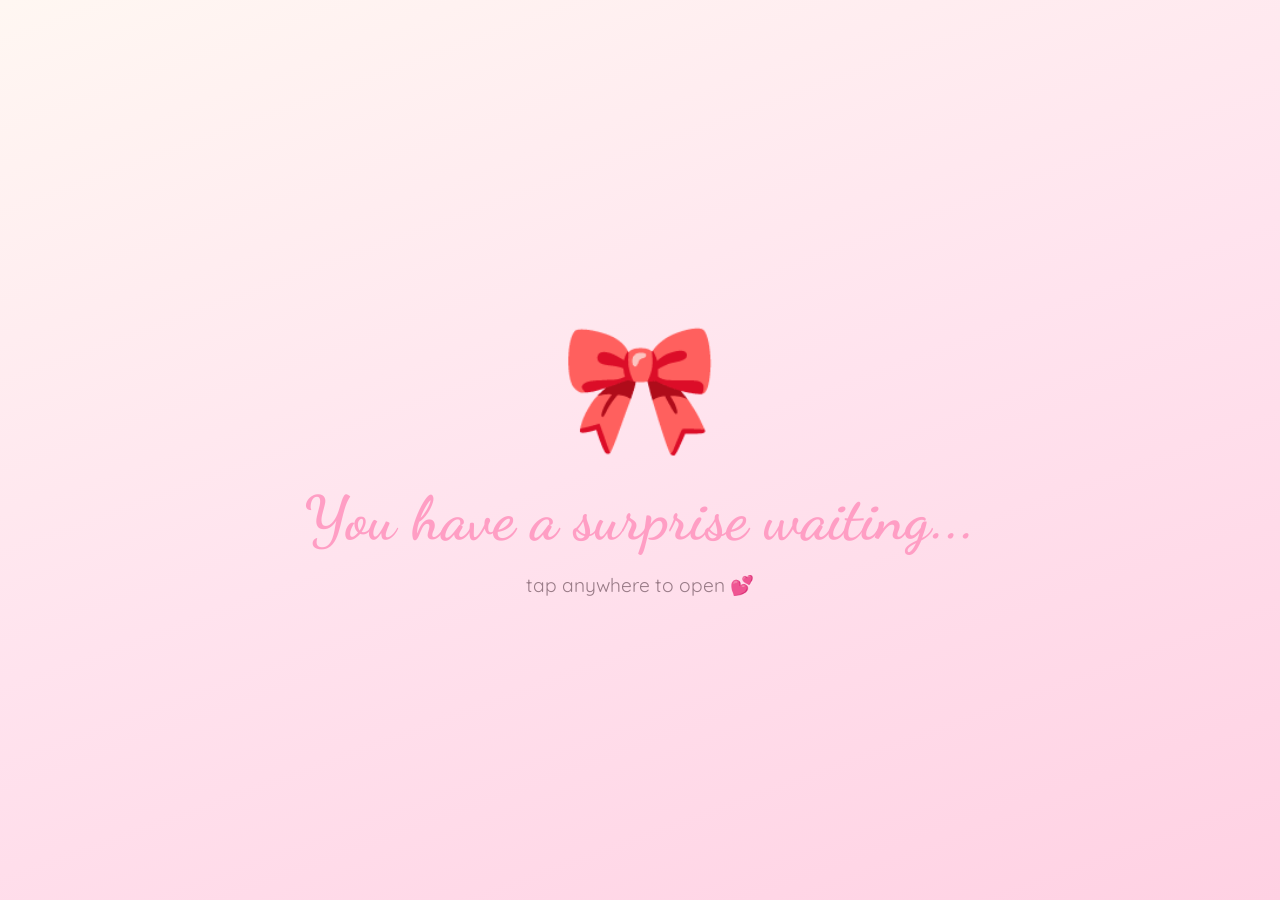
<file: Anu bday sadhu/index.html>
<!DOCTYPE html>
<html lang="en">
<head>
  <meta charset="UTF-8" />
  <meta name="viewport" content="width=device-width, initial-scale=1.0" />
  <title>Happy Birthday sadhuuu 🎀</title>
  <link rel="preconnect" href="https://fonts.googleapis.com" />
  <link rel="preconnect" href="https://fonts.gstatic.com" crossorigin />
  <link href="https://fonts.googleapis.com/css2?family=Dancing+Script:wght@500;700&family=Quicksand:wght@400;500;600;700&display=swap" rel="stylesheet" />
  <style>
    * { margin: 0; padding: 0; box-sizing: border-box; }
    html, body { height: 100%; overflow: hidden; }
    body {
      font-family: 'Quicksand', sans-serif;
      background: linear-gradient(160deg, #fff7f2, #ffe3ee 55%, #ffd1e3);
    }

    /* Splash screen */
    #splash {
      position: fixed; inset: 0; z-index: 9999;
      display: flex; flex-direction: column;
      align-items: center; justify-content: center; gap: 18px;
      background: linear-gradient(160deg, #fff7f2, #ffe3ee 50%, #ffd1e3);
      cursor: pointer; text-align: center; padding: 30px;
      transition: opacity 0.6s ease, visibility 0.6s ease;
    }
    #splash.hidden { opacity: 0; visibility: hidden; pointer-events: none; }
    #splash span.bow { font-size: clamp(4rem, 14vw, 8rem); }
    #splash h1 {
      font-family: 'Dancing Script', cursive;
      font-size: clamp(2rem, 6vw, 3.8rem);
      color: #ff9ec4;
    }
    #splash p { font-size: 1.2rem; color: #9a7c88; }

    /* The iframe that holds each page */
    #site-frame {
      width: 100%; height: 100%;
      border: none; display: block;
    }
  </style>
</head>
<body>

  <!-- SPLASH — one tap unlocks audio + reveals the site -->
  <div id="splash">
    <span class="bow">🎀</span>
    <h1>You have a surprise waiting...</h1>
    <p>tap anywhere to open 💕</p>
  </div>

  <style>
    @keyframes splashFloat {
      0%, 100% { transform: translateY(0) rotate(0deg); }
      50% { transform: translateY(-12px) rotate(3deg); }
    }
  </style>

  <!-- Audio lives HERE so it never gets interrupted by navigation -->
  <audio id="bg-music" loop preload="auto" src="audio/song.mp3"></audio>

  <!-- All pages load inside this frame -->
  <iframe id="site-frame" src="home.html"></iframe>

  <script>
    const splash = document.getElementById('splash');
    const audio = document.getElementById('bg-music');
    const frame = document.getElementById('site-frame');

    // On tap: start music + hide splash
    splash.addEventListener('click', () => {
      audio.play();
      splash.classList.add('hidden');
      setTimeout(() => splash.remove(), 700);
    });

    // Listen for navigation requests from inside the iframe.
    // Each page's links will call parent.navigateTo('page.html')
    window.navigateTo = function(url) {
      frame.src = url;
    };
  </script>
</body>
</html>
</file>
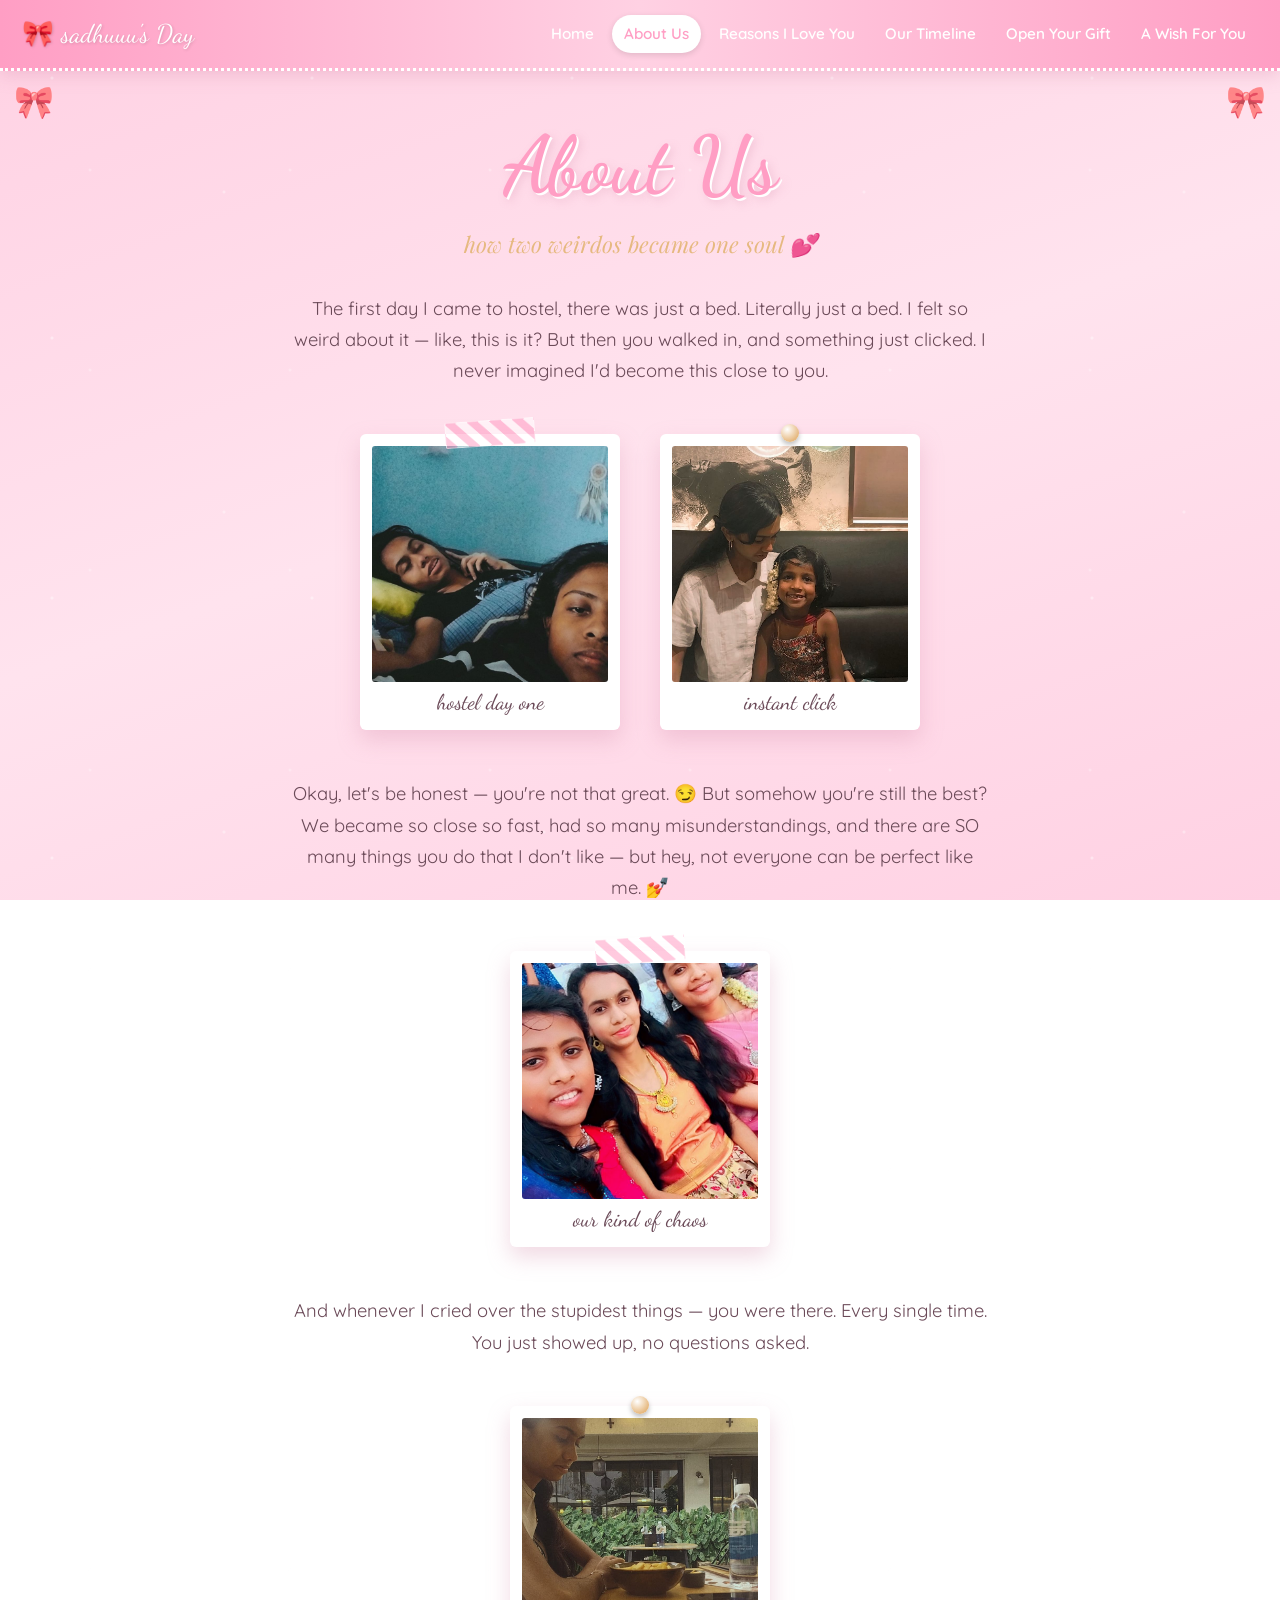
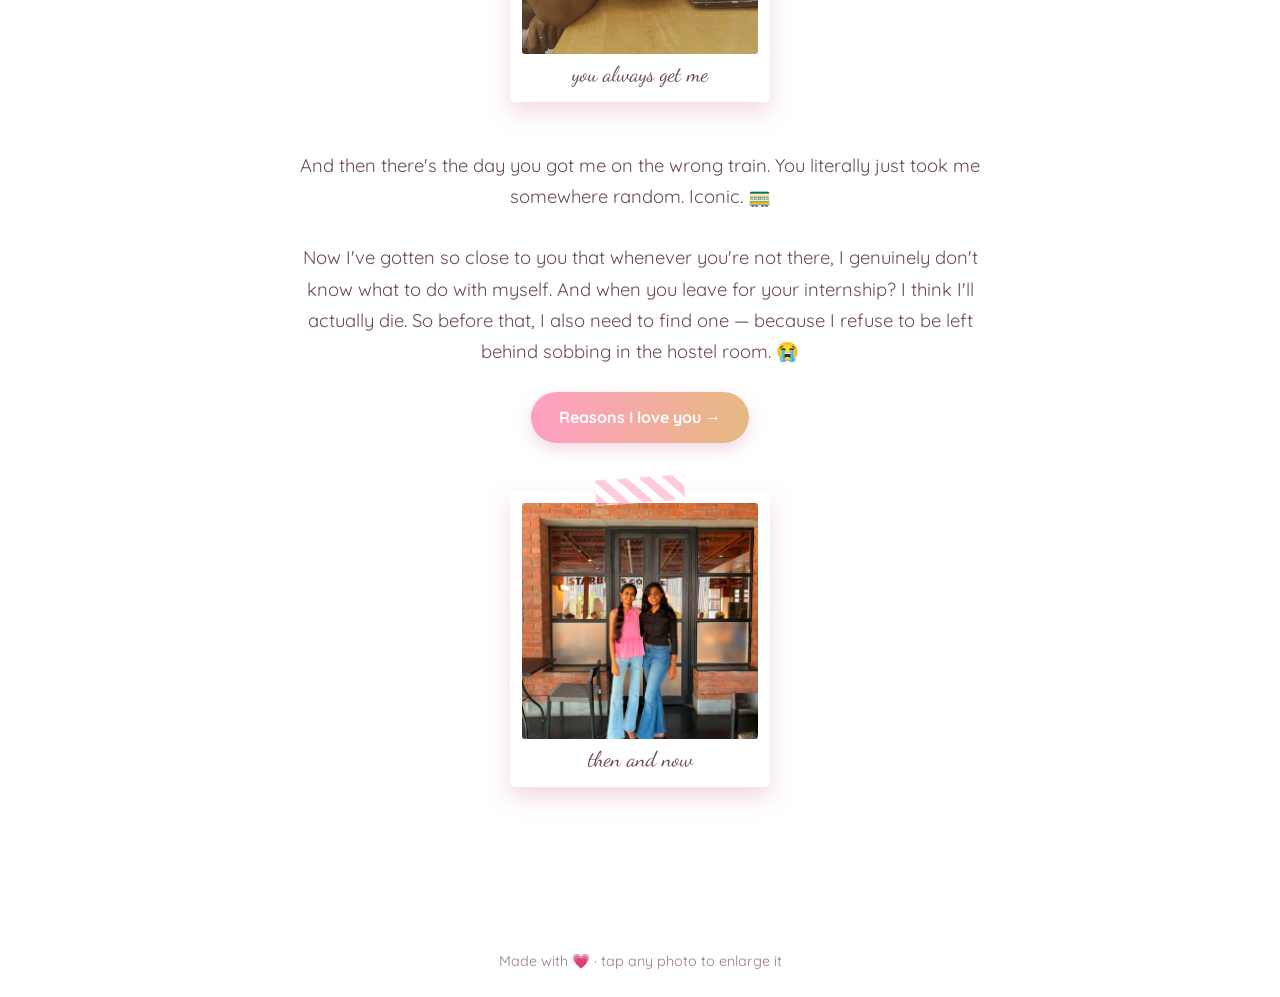
<file: Anu bday sadhu/about.html>
<!DOCTYPE html>
<html lang="en">
<head>
  <meta charset="UTF-8" />
  <meta name="viewport" content="width=device-width, initial-scale=1.0" />
  <title>About Us · sadhuuu 🎀</title>
  <link rel="preconnect" href="https://fonts.googleapis.com" />
  <link rel="preconnect" href="https://fonts.gstatic.com" crossorigin />
  <link href="https://fonts.googleapis.com/css2?family=Dancing+Script:wght@500;700&family=Playfair+Display:ital@0;1&family=Quicksand:wght@400;500;600;700&display=swap" rel="stylesheet" />
  <link rel="stylesheet" href="css/styles.css" />
</head>
<body>

  <!-- NAVIGATION -->
  <nav class="nav">
    <span class="nav-brand">🎀 sadhuuu's Day</span>
    <button class="nav-toggle" aria-label="Menu">☰</button>
    <ul class="nav-links">
      <li><a href="home.html">Home</a></li>
      <li><a href="about.html" class="active">About Us</a></li>
      <li><a href="reasons.html">Reasons I Love You</a></li>
      <li><a href="timeline.html">Our Timeline</a></li>
      <li><a href="gift.html">Open Your Gift</a></li>
      <li><a href="closing.html">A Wish For You</a></li>
    </ul>
  </nav>

  <span class="corner-bow tl">🎀</span>
  <span class="corner-bow tr">🎀</span>

  <main>
    <section class="section">
      <h1 class="page-title reveal">About Us</h1>
      <p class="subtitle reveal" style="transition-delay:.1s">how two weirdos became one soul 💕</p>
    </section>

    <!-- Our story — the real one 💕 -->
    <section class="section narrow">
      <p class="reveal">
        The first day I came to hostel, there was just a bed. Literally just a bed.
        I felt so weird about it — like, this is it? But then you walked in, and
        something just clicked. I never imagined I'd become this close to you.
      </p>
    </section>

    <div class="photo-row">
      <!-- REPLACE: photos/photo5.jpg — caption: "hostel day one" -->
      <figure class="polaroid reveal from-left" style="--tilt:-4deg">
        <span class="tape"></span>
        <img src="photos/WhatsApp%20Image%202026-07-11%20at%2002.06.43%20%284%29.jpeg" alt="hostel day one" />
        <figcaption class="caption">hostel day one</figcaption>
      </figure>
      <!-- REPLACE: photos/photo6.jpg — caption: "instant click" -->
      <figure class="polaroid reveal from-right" style="--tilt:5deg; transition-delay:.12s">
        <span class="pin"></span>
        <img src="photos/WhatsApp%20Image%202026-07-11%20at%2002.06.43%20%285%29.jpeg" alt="instant click" />
        <figcaption class="caption">instant click</figcaption>
      </figure>
    </div>

    <section class="section narrow">
      <p class="reveal">
        Okay, let's be honest — you're not that great. 😏 But somehow you're still
        the best? We became so close so fast, had so many misunderstandings, and
        there are SO many things you do that I don't like — but hey, not everyone
        can be perfect like me. 💅
      </p>
    </section>

    <div class="photo-row">
      <!-- REPLACE: photos/photo7.jpg — caption: "our kind of chaos" -->
      <figure class="polaroid reveal" style="--tilt:3deg">
        <span class="tape"></span>
        <img src="photos/WhatsApp%20Image%202026-07-11%20at%2002.06.43%20%286%29.jpeg" alt="our kind of chaos" />
        <figcaption class="caption">our kind of chaos</figcaption>
      </figure>
    </div>

    <section class="section narrow">
      <p class="reveal">
        And whenever I cried over the stupidest things — you were there. Every
        single time. You just showed up, no questions asked.
      </p>
    </section>

    <div class="photo-row">
      <!-- REPLACE: photos/photo8.jpg — caption: "you always get me" -->
      <figure class="polaroid reveal" style="--tilt:-5deg">
        <span class="pin"></span>
        <img src="photos/WhatsApp%20Image%202026-07-11%20at%2002.32.52.jpeg" alt="you always get me" />
        <figcaption class="caption">you always get me</figcaption>
      </figure>
    </div>

    <section class="section narrow">
      <p class="reveal">
        And then there's the day you got me on the wrong train. You literally just
        took me somewhere random. Iconic. 🚃
      </p>
    </section>

    <section class="section narrow">
      <p class="reveal">
        Now I've gotten so close to you that whenever you're not there, I genuinely
        don't know what to do with myself. And when you leave for your internship?
        I think I'll actually die. So before that, I also need to find one — because
        I refuse to be left behind sobbing in the hostel room. 😭
      </p>
      <p class="reveal" style="margin-top:24px">
        <a href="reasons.html" class="btn">Reasons I love you →</a>
      </p>
    </section>

    <div class="photo-row">
      <!-- REPLACE: photos/photo9.jpg — caption: "then and now" -->
      <figure class="polaroid reveal" style="--tilt:4deg">
        <span class="tape"></span>
        <img src="photos/WhatsApp%20Image%202026-07-14%20at%2002.17.25.jpeg" alt="then and now" />
        <figcaption class="caption">then and now</figcaption>
      </figure>
    </div>

  </main>

  <button class="music-toggle" aria-label="Play music">🔇</button>
  <footer class="site-footer">Made with 💗 · tap any photo to enlarge it</footer>
  <script src="js/main.js"></script>
<script src="js/nav-bridge.js"></script>
</body>
</html>
</file>
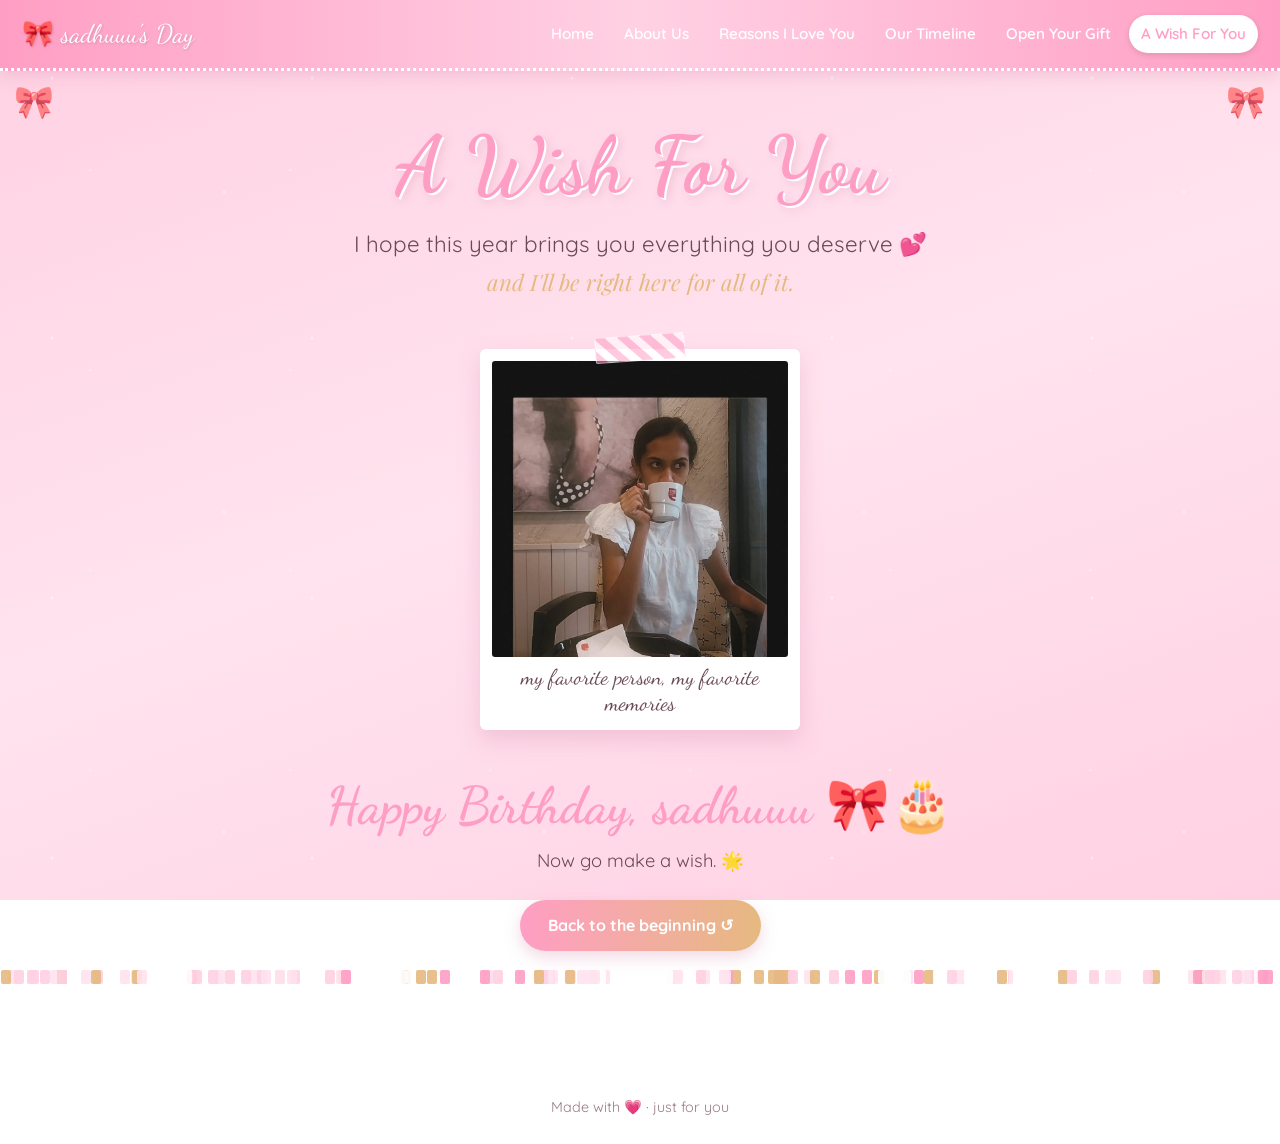
<file: Anu bday sadhu/closing.html>
<!DOCTYPE html>
<html lang="en">
<head>
  <meta charset="UTF-8" />
  <meta name="viewport" content="width=device-width, initial-scale=1.0" />
  <title>A Wish For You · sadhuuu 🎀</title>
  <link rel="preconnect" href="https://fonts.googleapis.com" />
  <link rel="preconnect" href="https://fonts.gstatic.com" crossorigin />
  <link href="https://fonts.googleapis.com/css2?family=Dancing+Script:wght@500;700&family=Playfair+Display:ital@0;1&family=Quicksand:wght@400;500;600;700&display=swap" rel="stylesheet" />
  <link rel="stylesheet" href="css/styles.css" />
</head>
<body>

  <!-- NAVIGATION -->
  <nav class="nav">
    <span class="nav-brand">🎀 sadhuuu's Day</span>
    <button class="nav-toggle" aria-label="Menu">☰</button>
    <ul class="nav-links">
      <li><a href="home.html">Home</a></li>
      <li><a href="about.html">About Us</a></li>
      <li><a href="reasons.html">Reasons I Love You</a></li>
      <li><a href="timeline.html">Our Timeline</a></li>
      <li><a href="gift.html">Open Your Gift</a></li>
      <li><a href="closing.html" class="active">A Wish For You</a></li>
    </ul>
  </nav>

  <span class="corner-bow tl">🎀</span>
  <span class="corner-bow tr">🎀</span>

  <main>
    <section class="section">
      <h1 class="page-title reveal">A Wish For You</h1>
      <p class="reveal" style="font-size:1.4rem; margin-top:10px">
        I hope this year brings you everything you deserve 💕
      </p>
      <p class="subtitle reveal" style="transition-delay:.12s">
        and I'll be right here for all of it.
      </p>
    </section>

    <!-- one last favorite photo of you two as the final image -->
    <section class="section">
      <div class="photo-row">
        <!-- REPLACE: photos/photo37.jpg — caption: "my favorite person, my favorite memories" -->
        <figure class="polaroid reveal" style="--tilt:-3deg; max-width:320px">
          <span class="tape"></span>
          <img src="photos/WhatsApp%20Image%202026-07-11%20at%2002.06.43%20%282%29.jpeg" alt="my favorite person, my favorite memories" />
          <figcaption class="caption">my favorite person, my favorite memories</figcaption>
        </figure>
      </div>

      <h2 class="section-title reveal">Happy Birthday, sadhuuu 🎀🎂</h2>
      <p class="reveal">Now go make a wish. 🌟</p>

      <p class="reveal" style="margin-top:24px">
        <a href="home.html" class="btn">Back to the beginning ↺</a>
      </p>
    </section>
  </main>

  <button class="music-toggle" aria-label="Play music">🔇</button>
  <footer class="site-footer">Made with 💗 · just for you</footer>

  <script src="js/main.js"></script>
  <!-- big finale: confetti + a shower of rising hearts, and a bow bounce -->
  <script>
    window.addEventListener('load', () => {
      if (window.confettiBurst) confettiBurst(140);
      // extra heart shower
      const layer = document.getElementById('decor-layer');
      if (layer) {
        for (let i = 0; i < 30; i++) {
          setTimeout(() => {
            const s = document.createElement('span');
            s.className = 'floater';
            s.textContent = ['💗','💕','🩷','✨','🎀'][i % 5];
            s.style.left = Math.random() * 100 + 'vw';
            s.style.fontSize = (1 + Math.random() * 2) + 'rem';
            const d = 5 + Math.random() * 5;
            s.style.animationDuration = d + 's';
            layer.appendChild(s);
            setTimeout(() => s.remove(), d * 1000 + 500);
          }, i * 120);
        }
      }
      // bounce the corner bows
      document.querySelectorAll('.corner-bow').forEach((bow) => {
        bow.animate(
          [{ transform: 'scale(1)' }, { transform: 'scale(1.6)' }, { transform: 'scale(1)' }],
          { duration: 900, iterations: 3, easing: 'ease-in-out' }
        );
      });
    });
  </script>
<script src="js/nav-bridge.js"></script>
</body>
</html>
</file>
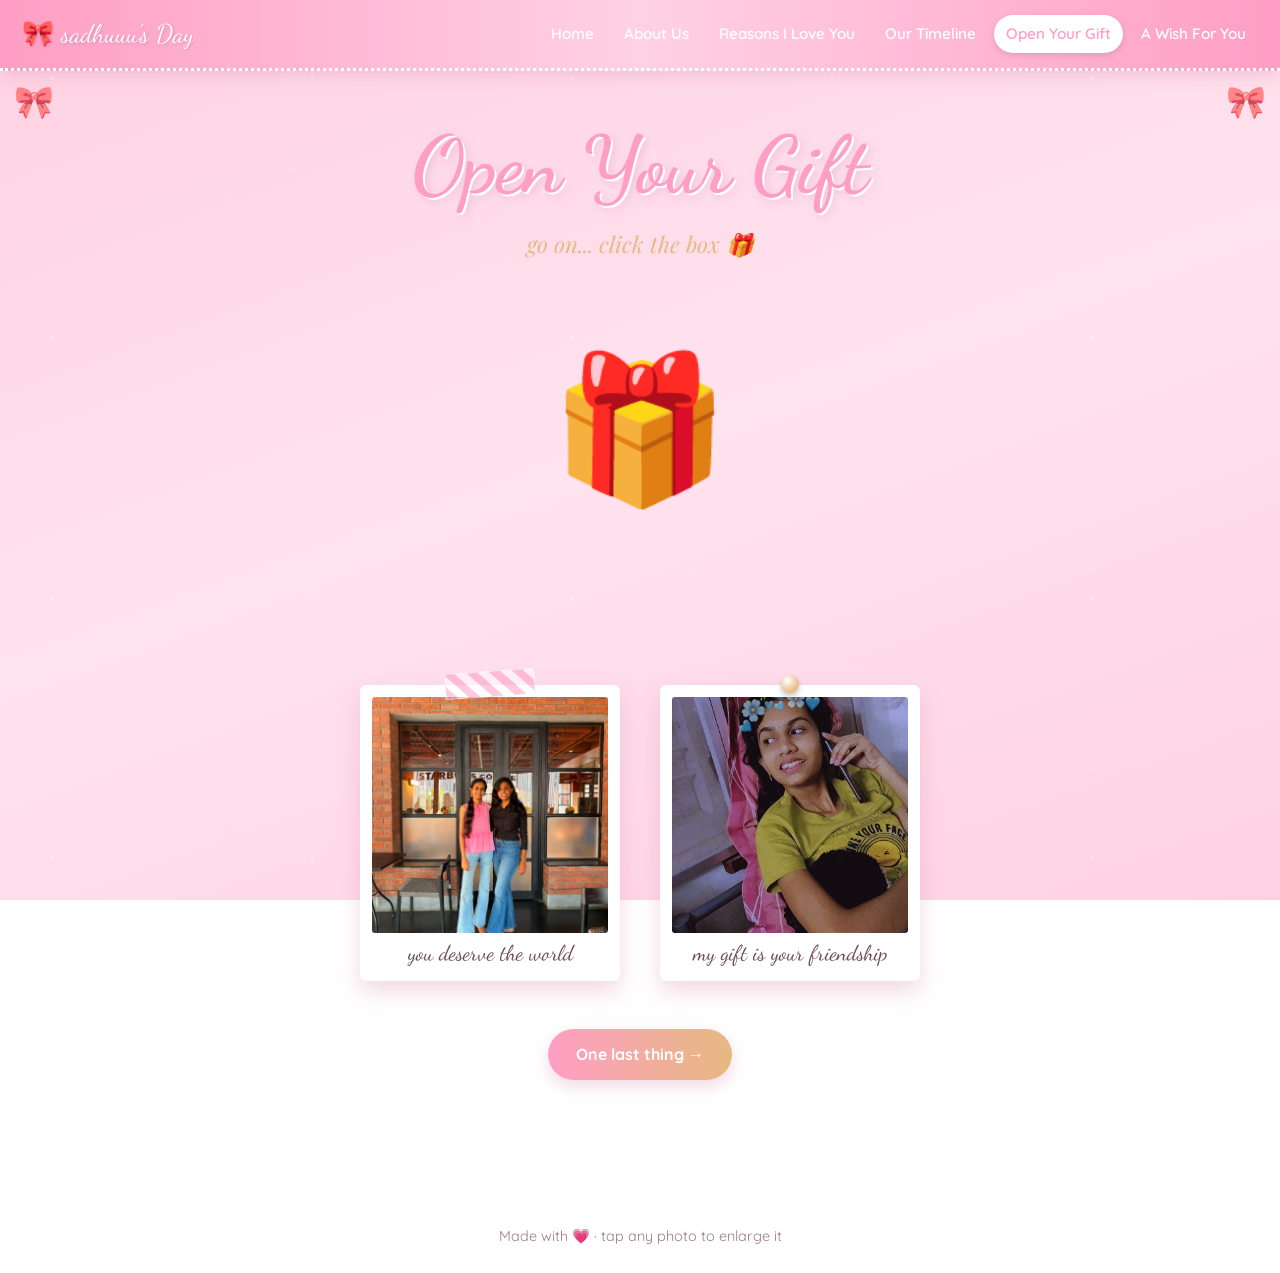
<file: Anu bday sadhu/gift.html>
<!DOCTYPE html>
<html lang="en">
<head>
  <meta charset="UTF-8" />
  <meta name="viewport" content="width=device-width, initial-scale=1.0" />
  <title>Open Your Gift · sadhuuu 🎀</title>
  <link rel="preconnect" href="https://fonts.googleapis.com" />
  <link rel="preconnect" href="https://fonts.gstatic.com" crossorigin />
  <link href="https://fonts.googleapis.com/css2?family=Dancing+Script:wght@500;700&family=Playfair+Display:ital@0;1&family=Quicksand:wght@400;500;600;700&display=swap" rel="stylesheet" />
  <link rel="stylesheet" href="css/styles.css" />
</head>
<body>

  <!-- NAVIGATION -->
  <nav class="nav">
    <span class="nav-brand">🎀 sadhuuu's Day</span>
    <button class="nav-toggle" aria-label="Menu">☰</button>
    <ul class="nav-links">
      <li><a href="home.html">Home</a></li>
      <li><a href="about.html">About Us</a></li>
      <li><a href="reasons.html">Reasons I Love You</a></li>
      <li><a href="timeline.html">Our Timeline</a></li>
      <li><a href="gift.html" class="active">Open Your Gift</a></li>
      <li><a href="closing.html">A Wish For You</a></li>
    </ul>
  </nav>

  <span class="corner-bow tl">🎀</span>
  <span class="corner-bow tr">🎀</span>

  <main>
    <section class="section">
      <h1 class="page-title reveal">Open Your Gift</h1>
      <p class="subtitle reveal" style="transition-delay:.1s">go on... click the box 🎁</p>

      <div class="gift-wrap">
        <!-- Click the box to reveal the message -->
        <div class="giftbox" id="giftbox" role="button" tabindex="0"
             aria-label="Open your gift">🎁</div>

        <!-- ==========================================================
             THE BIRTHDAY MESSAGE — EDIT this to your heartfelt note.
             It stays hidden until she clicks the box.
             ========================================================== -->
        <div class="gift-message" id="giftMessage">
          <h2 class="section-title" style="margin-top:0">Happy Birthday, my sadhuuu 🎂</h2>
          <p>
            <!-- EDIT: write your heartfelt birthday message here -->
            I wanted to give you something that money can't buy — a little reminder of
            how deeply loved you are. Thank you for being the most incredible friend,
            for every laugh, every talk, every moment. You make the whole world softer
            and brighter just by being in it.
          </p>
          <p style="margin-top:14px">
            <!-- EDIT: continue your message -->
            On your birthday I wish you all the joy you so freely give to everyone else.
            I'm so lucky the universe gave me you. Here's to another year of us. 💕
          </p>
          <p style="margin-top:14px; font-family:var(--font-script); font-size:1.6rem; color:var(--pink-deep)">
            — with all my love, anu 🩷
          </p>
        </div>
      </div>
    </section>

    <!-- a photo or two near the reveal -->
    <section class="section">
      <div class="photo-row">
        <!-- REPLACE: photos/photo35.jpg — caption: "you deserve the world" -->
        <figure class="polaroid reveal from-left" style="--tilt:-4deg">
          <span class="tape"></span>
          <img src="photos/WhatsApp%20Image%202026-07-14%20at%2002.17.25.jpeg" alt="you deserve the world" />
          <figcaption class="caption">you deserve the world</figcaption>
        </figure>
        <!-- REPLACE: photos/photo36.jpg — caption: "my gift is your friendship" -->
        <figure class="polaroid reveal from-right" style="--tilt:5deg; transition-delay:.12s">
          <span class="pin"></span>
          <img src="photos/pretty.jpeg" alt="my gift is your friendship" />
          <figcaption class="caption">my gift is your friendship</figcaption>
        </figure>
      </div>

      <p class="reveal">
        <a href="closing.html" class="btn">One last thing →</a>
      </p>
    </section>
  </main>

  <button class="music-toggle" aria-label="Play music">🔇</button>
  <footer class="site-footer">Made with 💗 · tap any photo to enlarge it</footer>

  <script src="js/main.js"></script>
  <!-- gift box open logic -->
  <script>
    (function () {
      const box = document.getElementById('giftbox');
      const msg = document.getElementById('giftMessage');
      let opened = false;
      function openGift() {
        if (opened) return;
        opened = true;
        box.textContent = '🎉';
        box.classList.add('opened');
        msg.classList.add('show');
        if (window.confettiBurst) confettiBurst(120);
        msg.scrollIntoView({ behavior: 'smooth', block: 'center' });
      }
      box.addEventListener('click', openGift);
      box.addEventListener('keydown', (e) => {
        if (e.key === 'Enter' || e.key === ' ') { e.preventDefault(); openGift(); }
      });
    })();
  </script>
<script src="js/nav-bridge.js"></script>
</body>
</html>
</file>
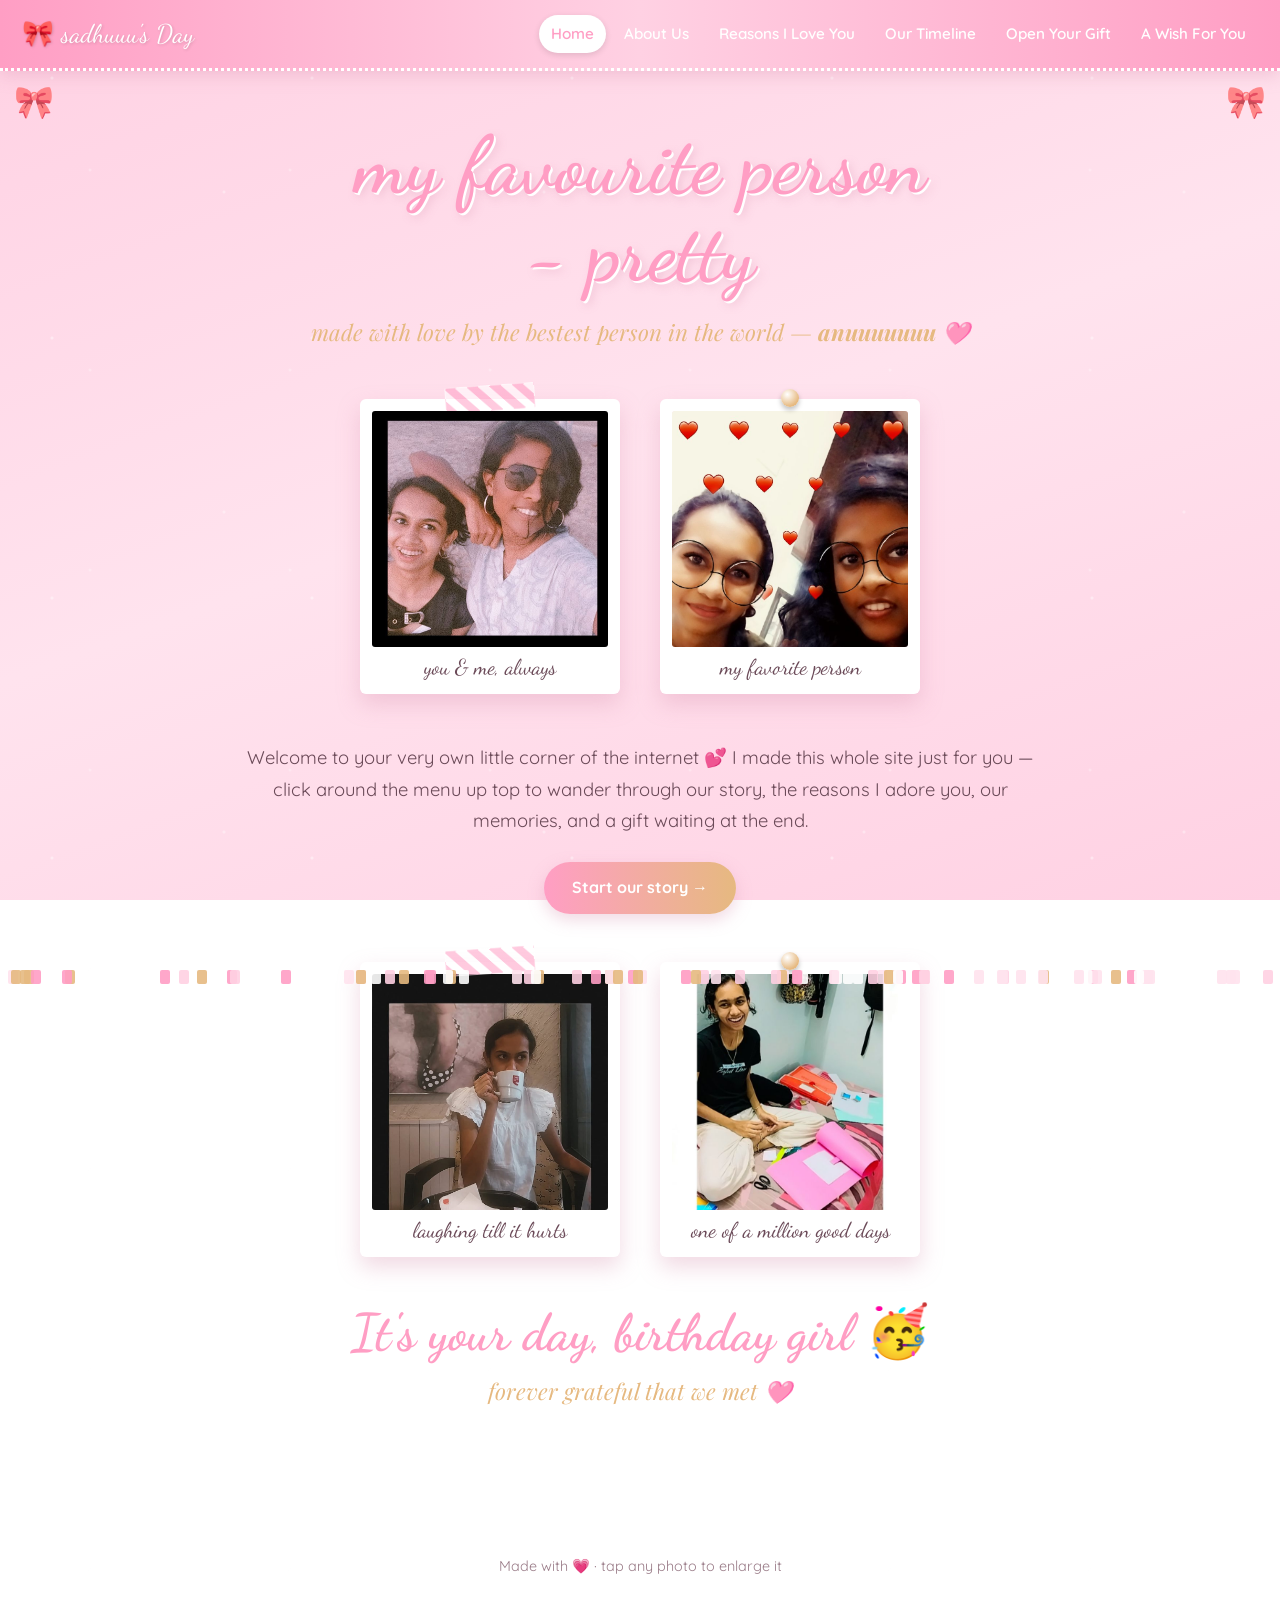
<file: Anu bday sadhu/home.html>
<!DOCTYPE html>
<html lang="en">
<head>
  <meta charset="UTF-8" />
  <meta name="viewport" content="width=device-width, initial-scale=1.0" />
  <title>Happy Birthday sadhuuu 🎀</title>

  <!-- ============================================================
       FONTS — cursive/script headings + rounded body font
       ============================================================ -->
  <link rel="preconnect" href="https://fonts.googleapis.com" />
  <link rel="preconnect" href="https://fonts.gstatic.com" crossorigin />
  <link href="https://fonts.googleapis.com/css2?family=Dancing+Script:wght@500;700&family=Playfair+Display:ital@0;1&family=Quicksand:wght@400;500;600;700&display=swap" rel="stylesheet" />

  <link rel="stylesheet" href="css/styles.css" />
</head>
<body>

  <!-- ============================================================
       NAVIGATION (same on every page — highlight current with .active)
       ============================================================ -->
  <nav class="nav">
    <span class="nav-brand">🎀 sadhuuu's Day</span>
    <button class="nav-toggle" aria-label="Menu">☰</button>
    <ul class="nav-links">
      <li><a href="home.html" class="active">Home</a></li>
      <li><a href="about.html">About Us</a></li>
      <li><a href="reasons.html">Reasons I Love You</a></li>
      <li><a href="timeline.html">Our Timeline</a></li>
      <li><a href="gift.html">Open Your Gift</a></li>
      <li><a href="closing.html">A Wish For You</a></li>
    </ul>
  </nav>

  <!-- decorative bows in the corners -->
  <span class="corner-bow tl">🎀</span>
  <span class="corner-bow tr">🎀</span>

  <main>

    <!-- ================= HERO ================= -->
    <section class="section">
      <!-- EDIT: change the name here -->
      <h1 class="page-title reveal">my favourite person<br>- pretty</h1>
      <p class="subtitle reveal" style="transition-delay:.15s">
        made with love by the bestest person in the world — <strong>anuuuuuuu</strong> 🩷
      </p>

      <!-- 1–2 polaroids tucked beside the hero text -->
      <div class="photo-row">
        <!-- REPLACE: photos/photo1.jpg — caption: "you & me, always" -->
        <figure class="polaroid reveal from-left" style="--tilt:-5deg">
          <span class="tape"></span>
          <img src="photos/WhatsApp%20Image%202026-07-11%20at%2002.06.43%20(1).jpeg" alt="you & me, always" style="transform: rotate(-90deg);" />
          <figcaption class="caption">you &amp; me, always</figcaption>
        </figure>

        <!-- REPLACE: photos/photo2.jpg — caption: "my favorite person" -->
        <figure class="polaroid reveal from-right" style="--tilt:4deg; transition-delay:.15s">
          <span class="pin"></span>
          <img src="photos/WhatsApp%20Image%202026-07-11%20at%2002.06.43.jpeg" alt="my favorite person" style="object-position: top;" />
          <figcaption class="caption">my favorite person</figcaption>
        </figure>
      </div>

      <p class="reveal" style="transition-delay:.2s">
        Welcome to your very own little corner of the internet 💕 I made this whole
        site just for you — click around the menu up top to wander through our story,
        the reasons I adore you, our memories, and a gift waiting at the end.
      </p>

      <p class="reveal" style="margin-top:26px">
        <a href="about.html" class="btn">Start our story →</a>
      </p>
    </section>

    <!-- a couple more scattered photos so the home page isn't text-heavy -->
    <section class="section">
      <div class="photo-row">
        <!-- REPLACE: photos/photo3.jpg — caption: "laughing till it hurts" -->
        <figure class="polaroid reveal" style="--tilt:3deg">
          <span class="tape"></span>
          <img src="photos/WhatsApp%20Image%202026-07-11%20at%2002.06.43%20%282%29.jpeg" alt="laughing till it hurts" />
          <figcaption class="caption">laughing till it hurts</figcaption>
        </figure>

        <!-- REPLACE: photos/photo4.jpg — caption: "one of a million good days" -->
        <figure class="polaroid reveal" style="--tilt:-4deg; transition-delay:.1s">
          <span class="pin"></span>
          <img src="photos/WhatsApp%20Image%202026-07-11%20at%2002.06.43%20%283%29.jpeg" alt="one of a million good days" />
          <figcaption class="caption">one of a million good days</figcaption>
        </figure>
      </div>
      <h2 class="section-title reveal">It's your day, birthday girl 🥳</h2>
      <p class="subtitle reveal" style="transition-delay:.08s">forever grateful that we met 🩷</p>
    </section>

  </main>

  <!-- music toggle (persists across pages) -->
  <button class="music-toggle" aria-label="Play music">🔇</button>

  <footer class="site-footer">Made with 💗 · tap any photo to enlarge it</footer>

  <script src="js/main.js"></script>
  <!-- little welcome confetti on the home page -->
  <script>window.addEventListener('load', () => window.confettiBurst && confettiBurst(90));</script>
<script src="js/nav-bridge.js"></script>
</body>
</html>
</file>
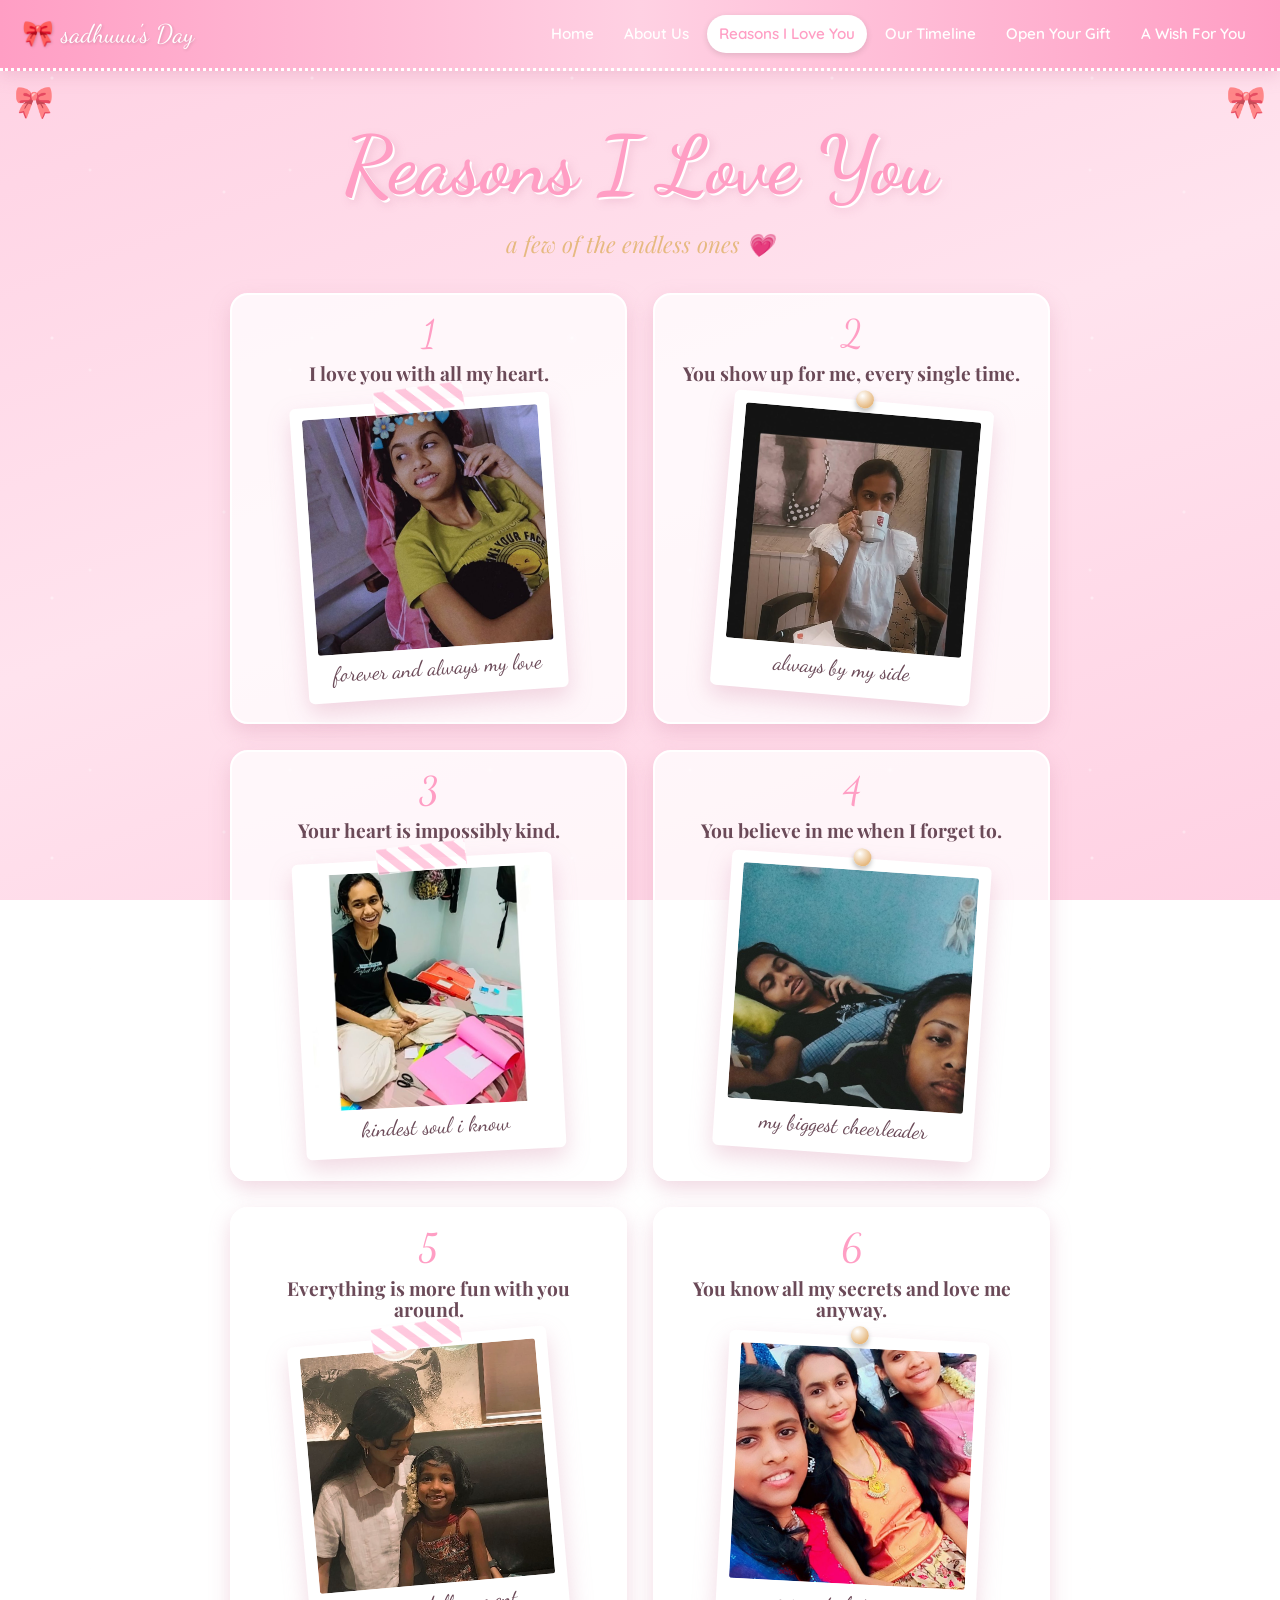
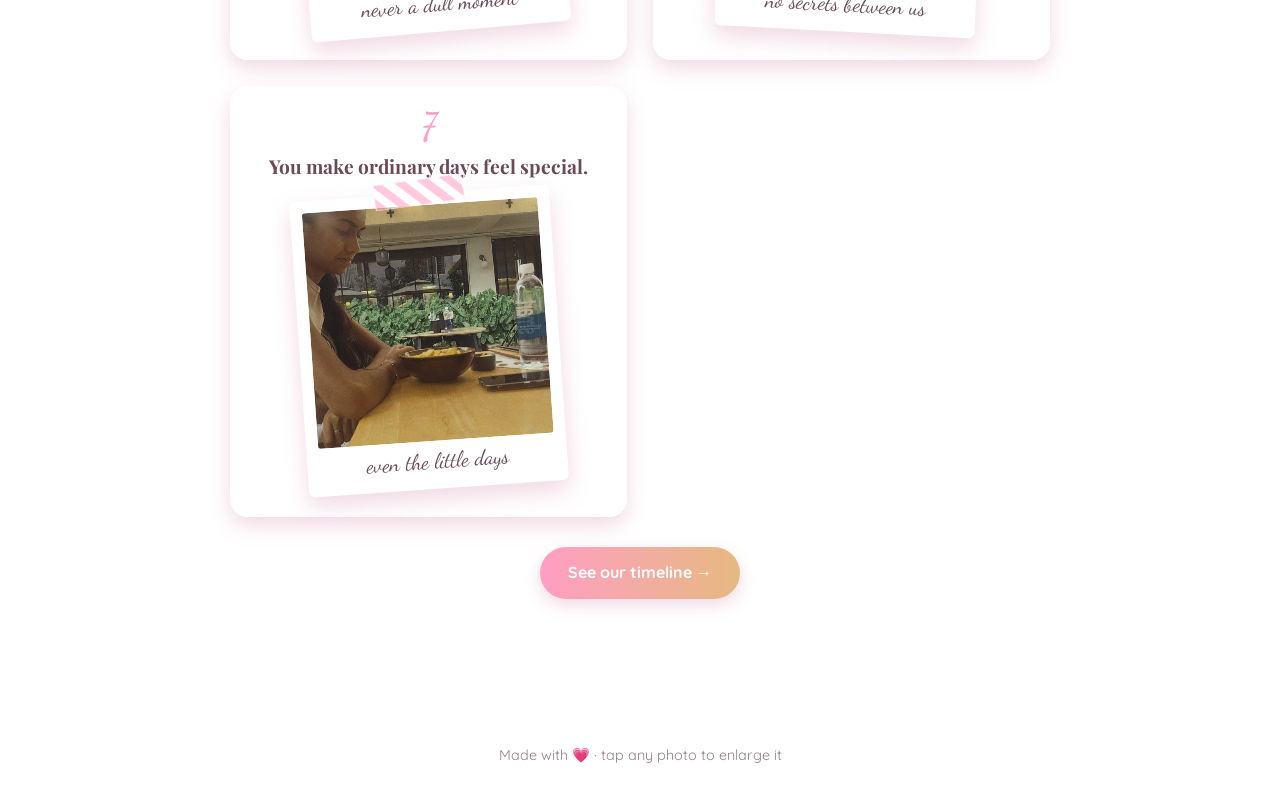
<file: Anu bday sadhu/reasons.html>
<!DOCTYPE html>
<html lang="en">
<head>
  <meta charset="UTF-8" />
  <meta name="viewport" content="width=device-width, initial-scale=1.0" />
  <title>Reasons I Love You · sadhuuu 🎀</title>
  <link rel="preconnect" href="https://fonts.googleapis.com" />
  <link rel="preconnect" href="https://fonts.gstatic.com" crossorigin />
  <link href="https://fonts.googleapis.com/css2?family=Dancing+Script:wght@500;700&family=Playfair+Display:ital@0;1&family=Quicksand:wght@400;500;600;700&display=swap" rel="stylesheet" />
  <link rel="stylesheet" href="css/styles.css" />
</head>
<body>

  <!-- NAVIGATION -->
  <nav class="nav">
    <span class="nav-brand">🎀 sadhuuu's Day</span>
    <button class="nav-toggle" aria-label="Menu">☰</button>
    <ul class="nav-links">
      <li><a href="home.html">Home</a></li>
      <li><a href="about.html">About Us</a></li>
      <li><a href="reasons.html" class="active">Reasons I Love You</a></li>
      <li><a href="timeline.html">Our Timeline</a></li>
      <li><a href="gift.html">Open Your Gift</a></li>
      <li><a href="closing.html">A Wish For You</a></li>
    </ul>
  </nav>

  <span class="corner-bow tl">🎀</span>
  <span class="corner-bow tr">🎀</span>

  <main>
    <section class="section">
      <h1 class="page-title reveal">Reasons I Love You</h1>
      <p class="subtitle reveal" style="transition-delay:.1s">a few of the endless ones 💗</p>
    </section>

    <!-- ============================================================
         REASON CARDS — each has a number, a reason, a photo + caption.
         EDIT the <h3> reason text and the captions to make them yours.
         To add more, copy one whole <figure class="card"> block.
         ============================================================ -->
    <section class="section">
      <div class="card-grid">

        <!-- Reason 1 -->
        <figure class="card reveal">
          <span class="reason-number">1</span>
          <h3><!-- EDIT reason -->I love you with all my heart.</h3>
          <!-- REPLACE: photos/photo10.jpg — caption: "the day you made me cry laughing" -->
          <div class="polaroid" style="--tilt:-4deg; margin:6px;">
            <span class="tape"></span>
            <img src="photos/pretty.jpeg" alt="forever and always my love" />
            <figcaption class="caption">forever and always my love</figcaption>
          </div>
        </figure>

        <!-- Reason 2 -->
        <figure class="card reveal" style="transition-delay:.05s">
          <span class="reason-number">2</span>
          <h3><!-- EDIT reason -->You show up for me, every single time.</h3>
          <!-- REPLACE: photos/photo11.jpg — caption: "always by my side" -->
          <div class="polaroid" style="--tilt:5deg; margin:6px;">
            <span class="pin"></span>
            <img src="photos/WhatsApp%20Image%202026-07-11%20at%2002.06.43%20%282%29.jpeg" alt="always by my side" />
            <figcaption class="caption">always by my side</figcaption>
          </div>
        </figure>

        <!-- Reason 3 -->
        <figure class="card reveal" style="transition-delay:.1s">
          <span class="reason-number">3</span>
          <h3><!-- EDIT reason -->Your heart is impossibly kind.</h3>
          <!-- REPLACE: photos/photo12.jpg — caption: "kindest soul i know" -->
          <div class="polaroid" style="--tilt:-3deg; margin:6px;">
            <span class="tape"></span>
            <img src="photos/WhatsApp%20Image%202026-07-11%20at%2002.06.43%20%283%29.jpeg" alt="kindest soul i know" />
            <figcaption class="caption">kindest soul i know</figcaption>
          </div>
        </figure>

        <!-- Reason 4 -->
        <figure class="card reveal" style="transition-delay:.15s">
          <span class="reason-number">4</span>
          <h3><!-- EDIT reason -->You believe in me when I forget to.</h3>
          <!-- REPLACE: photos/photo13.jpg — caption: "my biggest cheerleader" -->
          <div class="polaroid" style="--tilt:4deg; margin:6px;">
            <span class="pin"></span>
            <img src="photos/WhatsApp%20Image%202026-07-11%20at%2002.06.43%20%284%29.jpeg" alt="my biggest cheerleader" />
            <figcaption class="caption">my biggest cheerleader</figcaption>
          </div>
        </figure>

        <!-- Reason 5 -->
        <figure class="card reveal" style="transition-delay:.2s">
          <span class="reason-number">5</span>
          <h3><!-- EDIT reason -->Everything is more fun with you around.</h3>
          <!-- REPLACE: photos/photo14.jpg — caption: "never a dull moment" -->
          <div class="polaroid" style="--tilt:-5deg; margin:6px;">
            <span class="tape"></span>
            <img src="photos/WhatsApp%20Image%202026-07-11%20at%2002.06.43%20%285%29.jpeg" alt="never a dull moment" />
            <figcaption class="caption">never a dull moment</figcaption>
          </div>
        </figure>

        <!-- Reason 6 -->
        <figure class="card reveal" style="transition-delay:.25s">
          <span class="reason-number">6</span>
          <h3><!-- EDIT reason -->You know all my secrets and love me anyway.</h3>
          <!-- REPLACE: photos/photo15.jpg — caption: "no secrets between us" -->
          <div class="polaroid" style="--tilt:3deg; margin:6px;">
            <span class="pin"></span>
            <img src="photos/WhatsApp%20Image%202026-07-11%20at%2002.06.43%20%286%29.jpeg" alt="no secrets between us" />
            <figcaption class="caption">no secrets between us</figcaption>
          </div>
        </figure>

        <!-- Reason 7 (copy this block to add an 8th) -->
        <figure class="card reveal" style="transition-delay:.3s">
          <span class="reason-number">7</span>
          <h3><!-- EDIT reason -->You make ordinary days feel special.</h3>
          <!-- REPLACE: photos/photo16.jpg — caption: "even the little days" -->
          <div class="polaroid" style="--tilt:-4deg; margin:6px;">
            <span class="tape"></span>
            <img src="photos/WhatsApp%20Image%202026-07-11%20at%2002.32.52.jpeg" alt="even the little days" />
            <figcaption class="caption">even the little days</figcaption>
          </div>
        </figure>

      </div>

      <p class="reveal" style="margin-top:20px">
        <a href="timeline.html" class="btn">See our timeline →</a>
      </p>
    </section>
  </main>

  <button class="music-toggle" aria-label="Play music">🔇</button>
  <footer class="site-footer">Made with 💗 · tap any photo to enlarge it</footer>
  <script src="js/main.js"></script>
<script src="js/nav-bridge.js"></script>
</body>
</html>
</file>
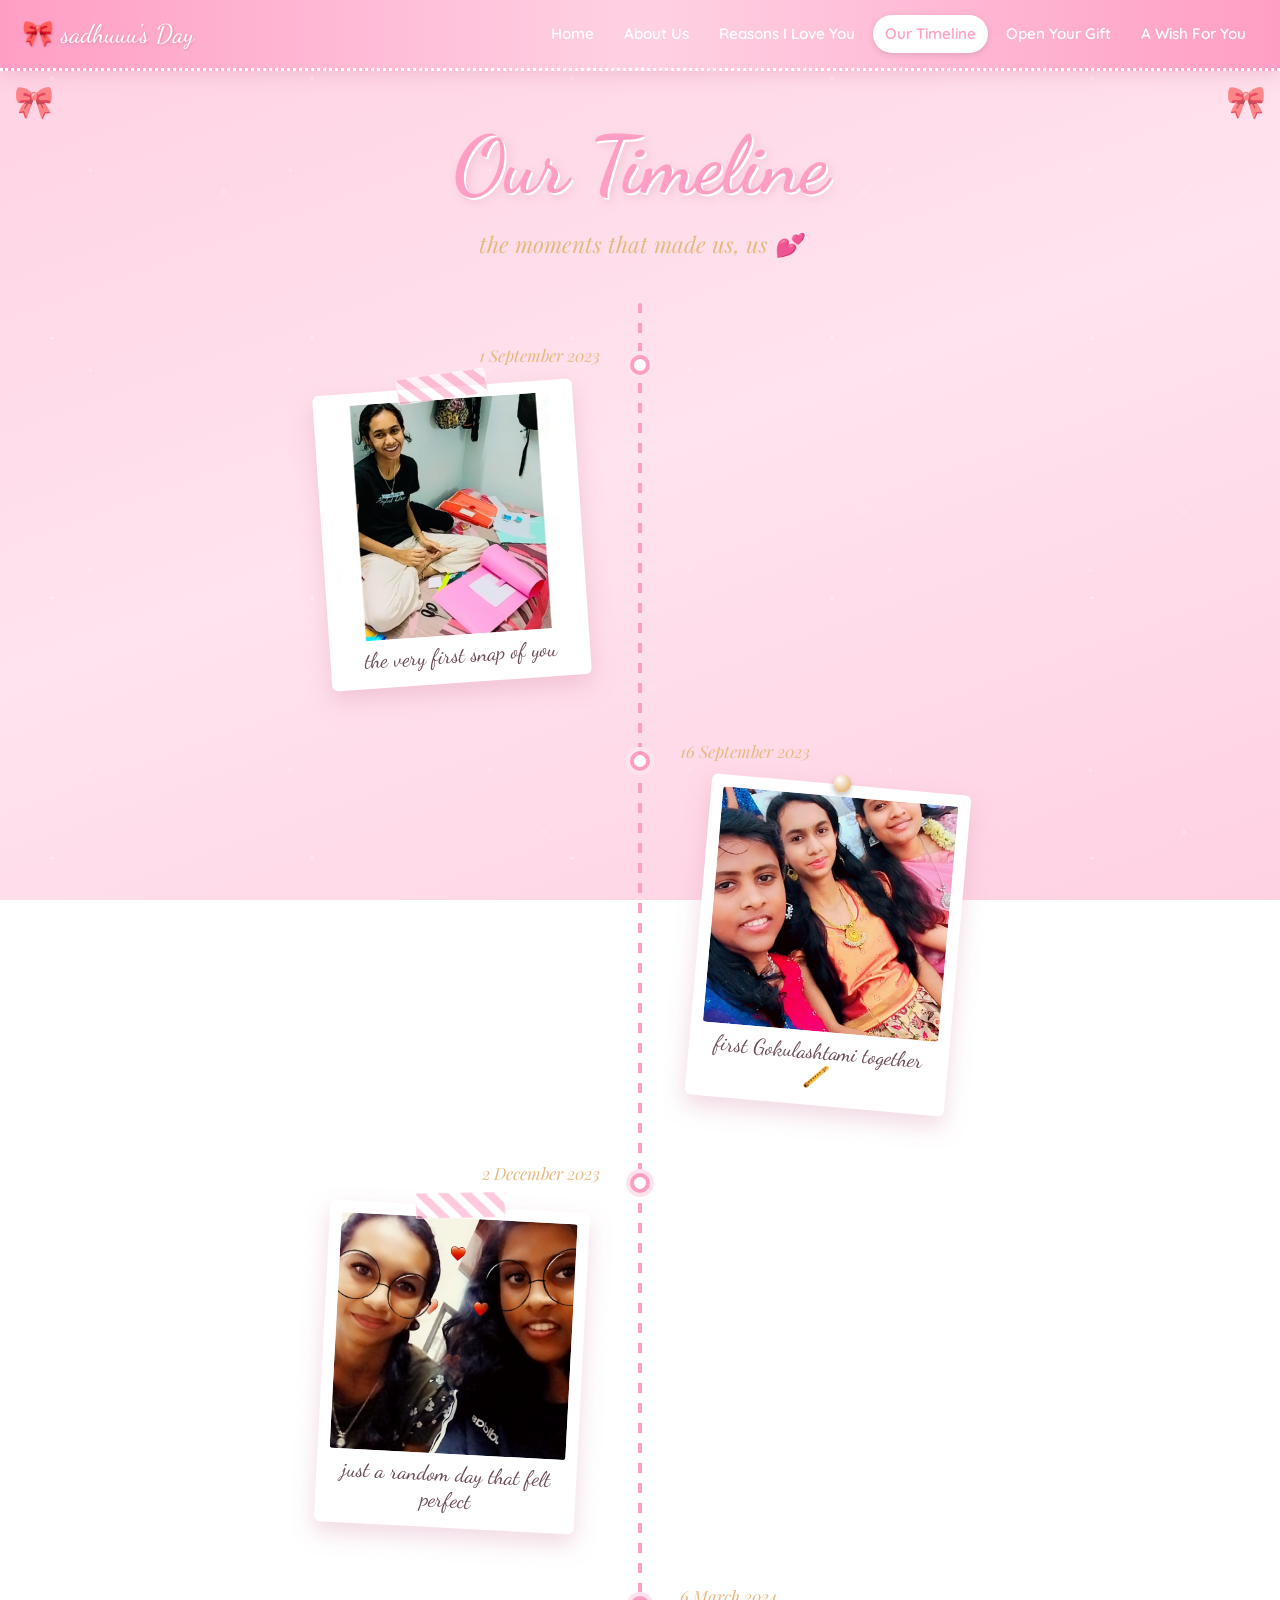
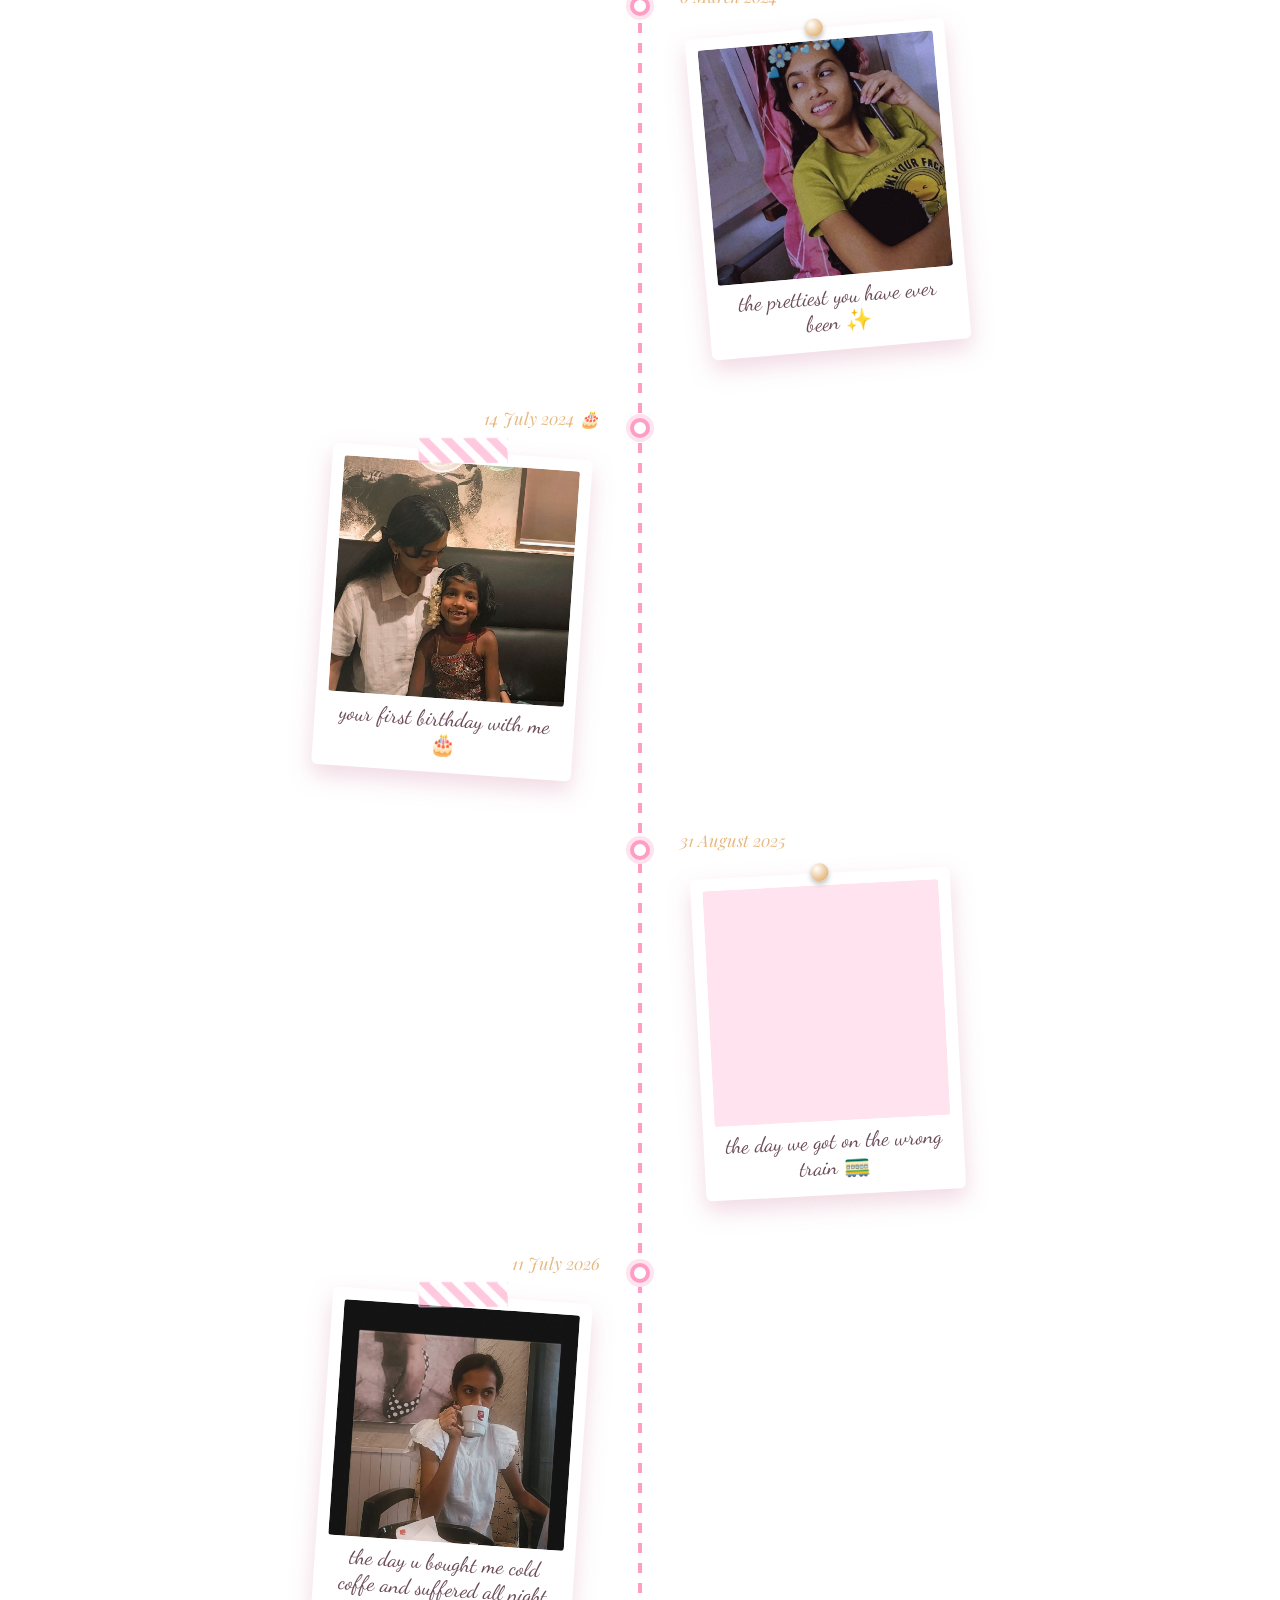
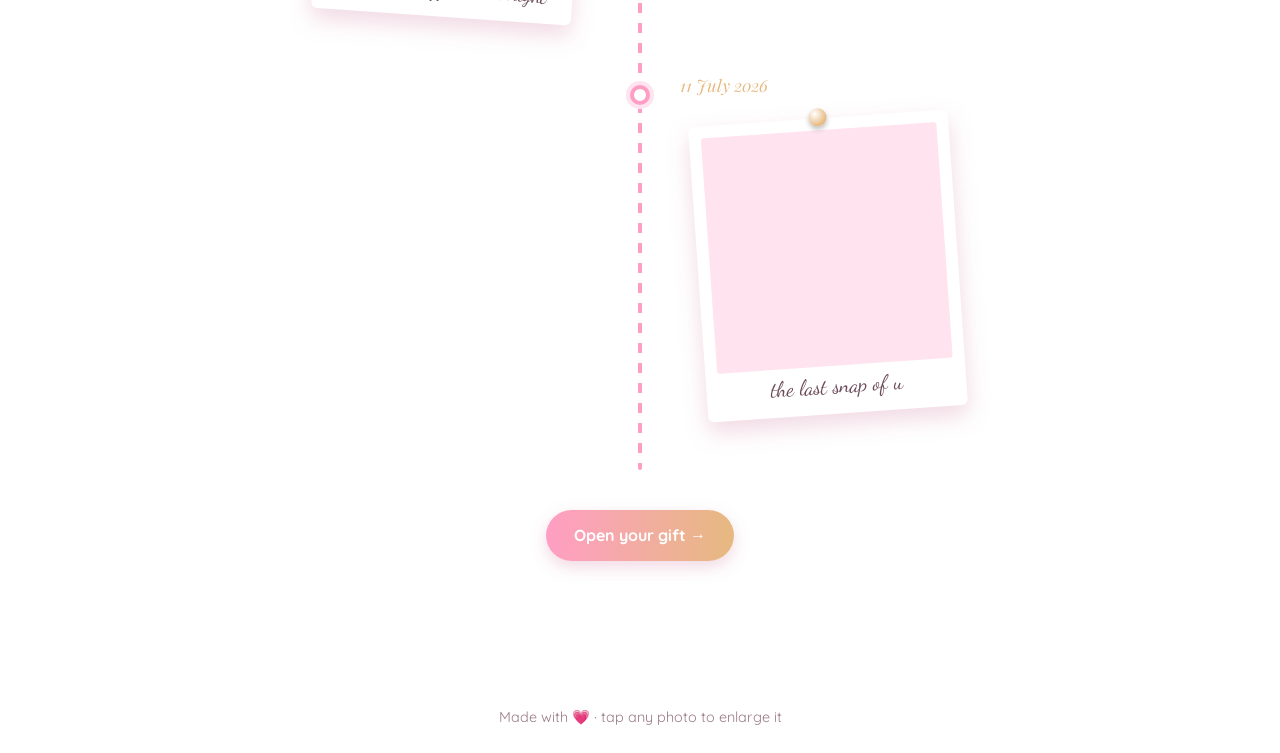
<file: Anu bday sadhu/timeline.html>
<!DOCTYPE html>
<html lang="en">
<head>
  <meta charset="UTF-8" />
  <meta name="viewport" content="width=device-width, initial-scale=1.0" />
  <title>Our Timeline · sadhuuu 🎀</title>
  <link rel="preconnect" href="https://fonts.googleapis.com" />
  <link rel="preconnect" href="https://fonts.gstatic.com" crossorigin />
  <link href="https://fonts.googleapis.com/css2?family=Dancing+Script:wght@500;700&family=Playfair+Display:ital@0;1&family=Quicksand:wght@400;500;600;700&display=swap" rel="stylesheet" />
  <link rel="stylesheet" href="css/styles.css" />
</head>
<body>

  <!-- NAVIGATION -->
  <nav class="nav">
    <span class="nav-brand">🎀 sadhuuu's Day</span>
    <button class="nav-toggle" aria-label="Menu">☰</button>
    <ul class="nav-links">
      <li><a href="home.html">Home</a></li>
      <li><a href="about.html">About Us</a></li>
      <li><a href="reasons.html">Reasons I Love You</a></li>
      <li><a href="timeline.html" class="active">Our Timeline</a></li>
      <li><a href="gift.html">Open Your Gift</a></li>
      <li><a href="closing.html">A Wish For You</a></li>
    </ul>
  </nav>

  <span class="corner-bow tl">🎀</span>
  <span class="corner-bow tr">🎀</span>

  <main>
    <section class="section">
      <h1 class="page-title reveal">Our Timeline</h1>
      <p class="subtitle reveal" style="transition-delay:.1s">the moments that made us, us 💕</p>
    </section>

    <!-- ============================================================
         TIMELINE — entries alternate left / right down the page.
         EDIT the .date and .caption text. To add an entry, copy a
         whole <div class="tl-item ..."> block and flip left/right.
         ============================================================ -->
    <div class="timeline">

      <!-- Entry 1 (left) -->
      <div class="tl-item left reveal from-left">
        <span class="dot"></span>
        <p class="date">1 September 2023</p>
        <!-- REPLACE: photos/WhatsApp Image 2026-07-11 at 02.06.43 (3).jpeg -->
        <figure class="polaroid" style="--tilt:-4deg;">
          <span class="tape"></span>
          <img src="photos/WhatsApp%20Image%202026-07-11%20at%2002.06.43%20(3).jpeg" alt="the very first snap of you" />
          <figcaption class="caption">the very first snap of you</figcaption>
        </figure>
      </div>

      <!-- Entry 2 (right) -->
      <div class="tl-item right reveal from-right">
        <span class="dot"></span>
        <p class="date">16 September 2023</p>
        <!-- REPLACE: photos/WhatsApp Image 2026-07-11 at 02.06.43 (6).jpeg -->
        <figure class="polaroid" style="--tilt:5deg;">
          <span class="pin"></span>
          <img src="photos/WhatsApp%20Image%202026-07-11%20at%2002.06.43%20(6).jpeg" alt="first Gokulashtami together" />
          <figcaption class="caption">first Gokulashtami together 🪈</figcaption>
        </figure>
      </div>

      <!-- Entry 3 (left) -->
      <div class="tl-item left reveal from-left">
        <span class="dot"></span>
        <p class="date">2 December 2023</p>
        <!-- REPLACE: photos/WhatsApp Image 2026-07-11 at 02.06.43.jpeg -->
        <figure class="polaroid" style="--tilt:3deg;">
          <span class="tape"></span>
          <img src="photos/WhatsApp%20Image%202026-07-11%20at%2002.06.43.jpeg" alt="just a random day that felt perfect" />
          <figcaption class="caption">just a random day that felt perfect</figcaption>
        </figure>
      </div>

      <!-- Entry 4 (right) -->
      <div class="tl-item right reveal from-right">
        <span class="dot"></span>
        <p class="date">6 March 2024</p>
        <!-- REPLACE: photos/pretty.jpeg -->
        <figure class="polaroid" style="--tilt:-5deg;">
          <span class="pin"></span>
          <img src="photos/pretty.jpeg" alt="the prettiest you have ever been" />
          <figcaption class="caption">the prettiest you have ever been ✨</figcaption>
        </figure>
      </div>

      <!-- Entry 5 (left) -->
      <div class="tl-item left reveal from-left">
        <span class="dot"></span>
        <p class="date">14 July 2024 🎂</p>
        <!-- REPLACE: photos/WhatsApp Image 2026-07-11 at 02.06.43 (5).jpeg -->
        <figure class="polaroid" style="--tilt:4deg;">
          <span class="tape"></span>
          <img src="photos/WhatsApp%20Image%202026-07-11%20at%2002.06.43%20(5).jpeg" alt="your first birthday with me" />
          <figcaption class="caption">your first birthday with me 🎂</figcaption>
        </figure>
      </div>

      <!-- Entry 6 (right) -->
      <div class="tl-item right reveal from-right">
        <span class="dot"></span>
        <p class="date">31 August 2025</p>
        <!-- REPLACE: photos/WhatsApp Image 2026-07-11 at 02.32.52.jpeg -->
        <figure class="polaroid" style="--tilt:-3deg;">
          <span class="pin"></span>
          <img src="photos/WhatsApp%20Image%202026-07-11%20at%2002.32.52.jpeg" alt="the day we got on the wrong train" />
          <figcaption class="caption">the day we got on the wrong train 🚃</figcaption>
        </figure>
      </div>

      <!-- Entry 7 (left) -->
      <div class="tl-item left reveal from-left">
        <span class="dot"></span>
        <p class="date">11 July 2026</p>
        <!-- REPLACE: photos/WhatsApp Image 2026-07-11 at 02.06.43 (2).jpeg -->
        <figure class="polaroid" style="--tilt:4deg;">
          <span class="tape"></span>
          <img src="photos/WhatsApp%20Image%202026-07-11%20at%2002.06.43%20(2).jpeg" alt="the day u bought me cold coffe and suffered all night" />
          <figcaption class="caption">the day u bought me cold coffe and suffered all night</figcaption>
        </figure>
      </div>

      <!-- Entry 8 (right) -->
      <div class="tl-item right reveal from-right">
        <span class="dot"></span>
        <p class="date">11 July 2026</p>
        <!-- REPLACE: photos/last.mp4 -->
        <figure class="polaroid" style="--tilt:-4deg;">
          <span class="pin"></span>
          <video class="timeline-video" src="photos/last.mp4" aria-label="the last snap of u" autoplay muted loop playsinline preload="metadata"></video>
          <figcaption class="caption">the last snap of u</figcaption>
        </figure>
      </div>

    </div>

    <section class="section">
      <p class="reveal">
        <a href="gift.html" class="btn">Open your gift →</a>
      </p>
    </section>
  </main>

  <button class="music-toggle" aria-label="Play music">🔇</button>
  <footer class="site-footer">Made with 💗 · tap any photo to enlarge it</footer>
  <script src="js/main.js"></script>
<script src="js/nav-bridge.js"></script>
</body>
</html>
</file>
<file: Anu bday sadhu/css/styles.css>
/* =====================================================================
   sadhuuu's Birthday Website — Shared Theme
   ---------------------------------------------------------------------
   This single stylesheet is used by every page. Edit colors, fonts,
   and spacing here once and it updates the whole site.

   QUICK CUSTOMIZE:
   - Colors: see the ":root" variables right below.
   - Fonts: loaded from Google Fonts in each HTML <head>.
   ===================================================================== */

/* ------------------------- Color & Theme -------------------------- */
:root {
  --pink:        #ffd1e3;  /* soft pink */
  --pink-deep:   #ff9ec4;  /* stronger pink accents */
  --blush:       #ffe3ee;  /* blush */
  --cream:       #fff7f2;  /* cream background */
  --gold:        #e6b980;  /* gold accent */
  --gold-soft:   #f3d9b1;
  --white:       #ffffff;
  --text:        #6b4a58;  /* soft plum for readable body text */
  --text-soft:   #9a7c88;
  --shadow:      rgba(215, 145, 175, 0.35);

  --font-script: 'Dancing Script', cursive;
  --font-serif:  'Playfair Display', serif;
  --font-body:   'Quicksand', 'Segoe UI', sans-serif;

  --radius: 18px;
  --maxw: 1100px;
}

/* ----------------------------- Reset ------------------------------ */
* { margin: 0; padding: 0; box-sizing: border-box; }

html { scroll-behavior: smooth; }

body {
  font-family: var(--font-body);
  color: var(--text);
  line-height: 1.7;
  background: linear-gradient(160deg, var(--pink) 0%, var(--blush) 50%, var(--pink) 100%);
  background-attachment: fixed;
  min-height: 100vh;
  overflow-x: hidden;
  cursor: default;
}

/* subtle sparkle texture layer over the gradient */
body::before {
  content: "";
  position: fixed;
  inset: 0;
  pointer-events: none;
  z-index: 0;
  background-image:
    radial-gradient(circle at 20% 30%, rgba(255,255,255,0.6) 0 1px, transparent 2px),
    radial-gradient(circle at 70% 60%, rgba(255,255,255,0.5) 0 1px, transparent 2px),
    radial-gradient(circle at 45% 85%, rgba(255,255,255,0.4) 0 1px, transparent 2px);
  background-size: 260px 260px, 320px 320px, 200px 200px;
  opacity: 0.7;
}

/* ---------------------------- Typography -------------------------- */
h1, h2, h3 { font-family: var(--font-script); font-weight: 700; line-height: 1.1; }

.page-title {
  font-family: var(--font-script);
  font-size: clamp(2.6rem, 7vw, 5rem);
  color: var(--pink-deep);
  text-align: center;
  text-shadow: 2px 2px 0 var(--white), 4px 4px 8px var(--shadow);
  margin: 0.2em 0;
}

.section-title {
  font-family: var(--font-script);
  font-size: clamp(2rem, 5vw, 3.2rem);
  color: var(--pink-deep);
  text-align: center;
  margin: 0.4em 0 0.2em;
}

.subtitle {
  font-family: var(--font-serif);
  font-style: italic;
  font-size: clamp(1rem, 2.5vw, 1.4rem);
  color: var(--gold);
  text-align: center;
}

p { font-size: clamp(1rem, 1.6vw, 1.15rem); }

a { color: var(--pink-deep); }

/* ----------------------------- Layout ----------------------------- */
main {
  position: relative;
  z-index: 1;
  max-width: var(--maxw);
  margin: 0 auto;
  padding: 20px 22px 90px;
}

.section {
  margin: 30px auto;
  max-width: 820px;
  text-align: center;
}

.narrow { max-width: 700px; }

/* =====================================================================
   NAVIGATION — the "ribbon" bar shared across all pages
   ===================================================================== */
.nav {
  position: sticky;
  top: 0;
  z-index: 50;
  display: flex;
  align-items: center;
  justify-content: space-between;
  flex-wrap: wrap;
  gap: 6px 14px;
  padding: 12px 22px;
  background: linear-gradient(90deg, var(--pink-deep), var(--pink) 50%, var(--pink-deep));
  box-shadow: 0 4px 16px var(--shadow);
  border-bottom: 3px dotted var(--white);
}

.nav-brand {
  font-family: var(--font-script);
  font-size: 1.6rem;
  color: var(--white);
  text-shadow: 1px 1px 3px rgba(0,0,0,0.15);
  white-space: nowrap;
}

.nav-links {
  display: flex;
  flex-wrap: wrap;
  gap: 4px 6px;
  list-style: none;
  align-items: center;
}

.nav-links a {
  display: inline-block;
  font-family: var(--font-body);
  font-weight: 600;
  font-size: 0.95rem;
  color: var(--white);
  text-decoration: none;
  padding: 6px 12px;
  border-radius: 999px;
  transition: background 0.25s, transform 0.2s, color 0.25s;
}

.nav-links a:hover { background: var(--white); color: var(--pink-deep); transform: translateY(-2px); }

/* highlight the current page — add class="active" on that page's link */
.nav-links a.active {
  background: var(--white);
  color: var(--pink-deep);
  box-shadow: 0 2px 6px rgba(0,0,0,0.12);
}

/* hamburger toggle (mobile) */
.nav-toggle {
  display: none;
  background: var(--white);
  color: var(--pink-deep);
  border: none;
  font-size: 1.3rem;
  border-radius: 10px;
  padding: 4px 12px;
  cursor: pointer;
}

@media (max-width: 720px) {
  .nav-toggle { display: block; }
  .nav-links {
    display: none;
    flex-basis: 100%;
    flex-direction: column;
    align-items: stretch;
    padding-top: 8px;
  }
  .nav-links.open { display: flex; }
  .nav-links a { text-align: center; }
}

/* =====================================================================
   POLAROID / SCRAPBOOK PHOTOS
   Every photo on the site uses .polaroid. Rotation is randomized a
   little per-photo below so nothing looks too rigid.
   ===================================================================== */
.polaroid {
  display: inline-block;
  background: var(--white);
  padding: 12px 12px 0;
  border-radius: 6px;
  box-shadow: 0 10px 22px var(--shadow);
  position: relative;
  max-width: 260px;
  margin: 18px;
  transition: transform 0.35s ease, box-shadow 0.35s ease;
  --tilt: -3deg;                 /* default tilt; overridden inline */
  transform: rotate(var(--tilt));
}
.polaroid:hover {
  transform: rotate(0deg) scale(1.04);
  box-shadow: 0 16px 30px var(--shadow);
  z-index: 5;
}

.polaroid img,
.polaroid video {
  display: block;
  width: 100%;
  height: auto;
  aspect-ratio: 1 / 1;
  object-fit: cover;
  border-radius: 3px;
  background: var(--blush);
  cursor: zoom-in;
}

.timeline-video {
  width: 100%;
  height: auto;
  aspect-ratio: 1 / 1;
  object-fit: cover;
}

.polaroid .caption {
  font-family: var(--font-script);
  font-size: 1.35rem;
  color: var(--text);
  text-align: center;
  padding: 8px 6px 14px;
  line-height: 1.2;
}

/* washi tape / pin decorations at a corner */
.polaroid .tape {
  position: absolute;
  top: -14px;
  left: 50%;
  transform: translateX(-50%) rotate(-4deg);
  width: 90px;
  height: 26px;
  background: repeating-linear-gradient(
    45deg,
    rgba(255,158,196,0.55),
    rgba(255,158,196,0.55) 8px,
    rgba(255,255,255,0.55) 8px,
    rgba(255,255,255,0.55) 16px);
  border: 1px solid rgba(255,255,255,0.4);
  border-radius: 2px;
}
.polaroid .pin {
  position: absolute;
  top: -10px;
  left: 50%;
  transform: translateX(-50%);
  width: 18px;
  height: 18px;
  border-radius: 50%;
  background: radial-gradient(circle at 35% 30%, #fff, var(--gold) 70%);
  box-shadow: 0 3px 5px rgba(0,0,0,0.25);
}

/* rows of scattered photos */
.photo-row {
  display: flex;
  flex-wrap: wrap;
  justify-content: center;
  align-items: flex-start;
  gap: 4px;
  margin: 30px 0;
}

/* =====================================================================
   CARDS (Reasons page)
   ===================================================================== */
.card {
  background: rgba(255,255,255,0.75);
  backdrop-filter: blur(4px);
  border: 2px solid var(--white);
  border-radius: var(--radius);
  box-shadow: 0 8px 20px var(--shadow);
  padding: 20px;
  display: flex;
  flex-direction: column;
  align-items: center;
  gap: 10px;
  text-align: center;
}
.card .reason-number {
  font-family: var(--font-script);
  font-size: 2.4rem;
  color: var(--pink-deep);
  line-height: 1;
}
.card h3 { font-family: var(--font-serif); font-size: 1.2rem; color: var(--text); }

.card-grid {
  display: grid;
  grid-template-columns: repeat(auto-fit, minmax(260px, 1fr));
  gap: 26px;
  margin: 30px 0;
}

/* =====================================================================
   TIMELINE (Our Timeline page)
   ===================================================================== */
.timeline {
  position: relative;
  max-width: 900px;
  margin: 40px auto;
  padding: 20px 0;
}
.timeline::before {           /* the vertical center line */
  content: "";
  position: absolute;
  left: 50%;
  top: 0;
  bottom: 0;
  width: 4px;
  transform: translateX(-50%);
  background: repeating-linear-gradient(
    to bottom, var(--pink-deep) 0 10px, transparent 10px 20px);
  border-radius: 4px;
}
.tl-item {
  position: relative;
  width: 50%;
  padding: 18px 40px;
  box-sizing: border-box;
}
.tl-item.left  { left: 0; text-align: right; }
.tl-item.right { left: 50%; text-align: left; }
.tl-item .dot {
  position: absolute;
  top: 32px;
  width: 20px;
  height: 20px;
  background: var(--white);
  border: 4px solid var(--pink-deep);
  border-radius: 50%;
  box-shadow: 0 0 0 4px var(--blush);
  z-index: 2;
}
.tl-item.left  .dot { right: -10px; }
.tl-item.right .dot { left: -10px; }
.tl-item .date {
  font-family: var(--font-serif);
  font-style: italic;
  color: var(--gold);
  font-size: 1.05rem;
}

@media (max-width: 700px) {
  .timeline::before { left: 22px; }
  .tl-item { width: 100%; left: 0 !important; text-align: left !important; padding-left: 54px; padding-right: 12px; }
  .tl-item .dot { left: 12px !important; right: auto !important; }
}

/* =====================================================================
   MEMORY WALL (masonry-ish grid)
   ===================================================================== */
.wall {
  columns: 4 220px;
  column-gap: 16px;
  margin: 30px 0;
}
.wall .polaroid {
  display: block;
  width: 100%;
  max-width: none;
  margin: 0 0 20px;
  break-inside: avoid;
}

/* =====================================================================
   GIFT BOX (Open Your Gift page)
   ===================================================================== */
.gift-wrap { display: flex; flex-direction: column; align-items: center; gap: 20px; margin: 40px 0; }

.giftbox {
  font-size: clamp(5rem, 16vw, 9rem);
  cursor: pointer;
  user-select: none;
  transition: transform 0.3s;
  animation: giftShake 2.4s ease-in-out infinite;
}
.giftbox:hover { transform: scale(1.08); }
.giftbox.opened { animation: none; }

@keyframes giftShake {
  0%, 88%, 100% { transform: rotate(0deg); }
  90% { transform: rotate(-8deg); }
  94% { transform: rotate(8deg); }
  97% { transform: rotate(-4deg); }
}

.gift-message {
  max-width: 640px;
  background: rgba(255,255,255,0.85);
  border: 2px dashed var(--pink-deep);
  border-radius: var(--radius);
  padding: 28px 26px;
  box-shadow: 0 10px 24px var(--shadow);
  font-size: 1.15rem;
  /* hidden until opened */
  max-height: 0;
  opacity: 0;
  overflow: hidden;
  transform: translateY(20px);
  transition: max-height 0.8s ease, opacity 0.8s ease, transform 0.8s ease;
}
.gift-message.show {
  max-height: 1200px;
  opacity: 1;
  transform: translateY(0);
  margin-top: 10px;
}

/* ==================== BUTTONS ==================== */
.btn {
  display: inline-block;
  font-family: var(--font-body);
  font-weight: 700;
  color: var(--white);
  background: linear-gradient(90deg, var(--pink-deep), var(--gold));
  border: none;
  border-radius: 999px;
  padding: 12px 28px;
  font-size: 1rem;
  text-decoration: none;
  cursor: pointer;
  box-shadow: 0 6px 16px var(--shadow);
  transition: transform 0.2s, box-shadow 0.2s;
}
.btn:hover { transform: translateY(-3px); box-shadow: 0 10px 22px var(--shadow); }

/* =====================================================================
   MUSIC TOGGLE (fixed corner, persistent across pages)
   ===================================================================== */
.music-toggle {
  position: fixed;
  right: 18px;
  bottom: 18px;
  z-index: 60;
  width: 54px;
  height: 54px;
  border-radius: 50%;
  border: 2px solid var(--white);
  background: linear-gradient(135deg, var(--pink-deep), var(--gold));
  color: var(--white);
  font-size: 1.4rem;
  cursor: pointer;
  box-shadow: 0 6px 16px var(--shadow);
  transition: transform 0.2s;
}
.music-toggle:hover { transform: scale(1.1); }
.music-toggle.playing { animation: spin 4s linear infinite; }
@keyframes spin { to { transform: rotate(360deg); } }

/* =====================================================================
   LIGHTBOX (click any photo to enlarge)
   ===================================================================== */
.lightbox {
  position: fixed;
  inset: 0;
  z-index: 100;
  display: none;
  align-items: center;
  justify-content: center;
  flex-direction: column;
  gap: 14px;
  background: rgba(107, 74, 88, 0.85);
  backdrop-filter: blur(6px);
  padding: 30px;
  cursor: zoom-out;
}
.lightbox.open { display: flex; }
.lightbox img,
.lightbox video {
  max-width: min(90vw, 700px);
  max-height: 78vh;
  border: 10px solid var(--white);
  border-radius: 6px;
  box-shadow: 0 20px 50px rgba(0,0,0,0.5);
  background: #000;
}
.lightbox .lb-caption {
  font-family: var(--font-script);
  font-size: 1.8rem;
  color: var(--white);
  text-align: center;
}
.lightbox .lb-close {
  position: absolute;
  top: 18px;
  right: 24px;
  font-size: 2rem;
  color: var(--white);
  background: none;
  border: none;
  cursor: pointer;
}

/* =====================================================================
   DECORATIONS — floating hearts, confetti, cursor trail
   ===================================================================== */
#decor-layer, #trail-layer {
  position: fixed;
  inset: 0;
  pointer-events: none;
  z-index: 40;
  overflow: hidden;
}
#trail-layer { z-index: 70; }

.floater {
  position: absolute;
  bottom: -40px;
  font-size: 1.4rem;
  opacity: 0;
  animation: floatUp linear forwards;
  will-change: transform, opacity;
}
@keyframes floatUp {
  0%   { transform: translateY(0) rotate(0deg);   opacity: 0; }
  10%  { opacity: 0.9; }
  90%  { opacity: 0.9; }
  100% { transform: translateY(-110vh) rotate(360deg); opacity: 0; }
}

.confetti {
  position: absolute;
  top: -20px;
  width: 10px;
  height: 14px;
  border-radius: 2px;
  opacity: 0.9;
  animation: confettiFall linear forwards;
}
@keyframes confettiFall {
  0%   { transform: translateY(0) rotate(0deg); opacity: 1; }
  100% { transform: translateY(110vh) rotate(720deg); opacity: 0.9; }
}

.trail-bit {
  position: absolute;
  font-size: 1rem;
  transform: translate(-50%, -50%) scale(1);
  opacity: 1;
  animation: trailFade 0.9s ease-out forwards;
}
@keyframes trailFade {
  to { opacity: 0; transform: translate(-50%, -80%) scale(0.3); }
}

/* decorative floating bows in page corners (static-ish) */
.corner-bow {
  position: fixed;
  font-size: 2rem;
  z-index: 41;
  pointer-events: none;
  opacity: 0.7;
  animation: sway 5s ease-in-out infinite;
}
.corner-bow.tl { top: 74px; left: 14px; }
.corner-bow.tr { top: 74px; right: 14px; animation-delay: 1s; }
@keyframes sway {
  0%,100% { transform: rotate(-6deg); }
  50%     { transform: rotate(6deg); }
}

/* =====================================================================
   SCROLL REVEAL — elements start hidden, .visible added by JS
   ===================================================================== */
.reveal {
  opacity: 0;
  transform: translateY(40px);
  transition: opacity 0.8s ease, transform 0.8s ease;
}
.reveal.from-left  { transform: translateX(-60px); }
.reveal.from-right { transform: translateX(60px); }
.reveal.visible { opacity: 1; transform: translate(0, 0); }

/* stagger helper: add inline style="transition-delay:.15s" etc. */

/* page fade-in on load */
.page-fade {
  animation: pageIn 0.7s ease both;
}
@keyframes pageIn {
  from { opacity: 0; transform: translateY(14px); }
  to   { opacity: 1; transform: translateY(0); }
}

/* footer */
.site-footer {
  position: relative;
  z-index: 1;
  text-align: center;
  padding: 24px;
  color: var(--text-soft);
  font-size: 0.9rem;
}

/* respect reduced-motion preferences */
@media (prefers-reduced-motion: reduce) {
  *, *::before, *::after {
    animation-duration: 0.001ms !important;
    animation-iteration-count: 1 !important;
    transition-duration: 0.001ms !important;
    scroll-behavior: auto !important;
  }
  .reveal { opacity: 1; transform: none; }
}

/* =====================================================================
   MASCOT — the monkey that roams around the screen as a character
   =====================================================================
   The monkey moves freely across the page — walking, bouncing, pausing,
   and reacting. Controlled by JS in mascot.js. CSS handles the visual
   transitions and expressions.
   ===================================================================== */

.mascot {
  position: fixed;
  z-index: 45;
  width: clamp(80px, 12vw, 130px);
  height: auto;
  pointer-events: none;
  /* Movement is handled by JS updating left/bottom, CSS smooths it */
  transition: left 3s ease-in-out, bottom 2s ease-in-out, transform 0.4s ease;
  bottom: 20px;
  left: 20px;
}

.mascot img {
  width: 100%;
  height: auto;
  display: block;
  filter: drop-shadow(0 6px 12px rgba(107, 74, 88, 0.3));
  animation: mascotBreathe 2.5s ease-in-out infinite;
}

/* Subtle breathing / idle bobbing while stationary */
@keyframes mascotBreathe {
  0%, 100% { transform: translateY(0) rotate(0deg); }
  50%      { transform: translateY(-4px) rotate(0.5deg); }
}

/* When walking — a bouncy waddle */
.mascot.walking img {
  animation: mascotWalk 0.5s ease-in-out infinite;
}
@keyframes mascotWalk {
  0%, 100% { transform: translateY(0) rotate(0deg); }
  25%      { transform: translateY(-8px) rotate(-4deg); }
  50%      { transform: translateY(-2px) rotate(0deg); }
  75%      { transform: translateY(-8px) rotate(4deg); }
}

/* Flip when walking left */
.mascot.face-left img {
  transform: scaleX(-1);
}
.mascot.face-left.walking img {
  animation: mascotWalkLeft 0.5s ease-in-out infinite;
}
@keyframes mascotWalkLeft {
  0%, 100% { transform: scaleX(-1) translateY(0) rotate(0deg); }
  25%      { transform: scaleX(-1) translateY(-8px) rotate(4deg); }
  50%      { transform: scaleX(-1) translateY(-2px) rotate(0deg); }
  75%      { transform: scaleX(-1) translateY(-8px) rotate(-4deg); }
}

/* Excited jump (on special moments) */
.mascot.excited img {
  animation: mascotExcited 0.6s ease-in-out infinite;
}
@keyframes mascotExcited {
  0%, 100% { transform: translateY(0) scale(1) rotate(0deg); }
  30%      { transform: translateY(-20px) scale(1.1) rotate(-8deg); }
  60%      { transform: translateY(-5px) scale(0.95) rotate(5deg); }
}

/* Peeking up from bottom edge */
.mascot.peeking {
  bottom: -30px;
  transition: bottom 1s ease-in-out;
}
.mascot.peeking.peek-up {
  bottom: 20px;
}

/* Responsive: smaller on mobile */
@media (max-width: 600px) {
  .mascot { width: clamp(55px, 16vw, 90px); }
}

/* respect reduced-motion */
@media (prefers-reduced-motion: reduce) {
  .mascot, .mascot img { animation: none !important; transition: none !important; }
}
</file>
